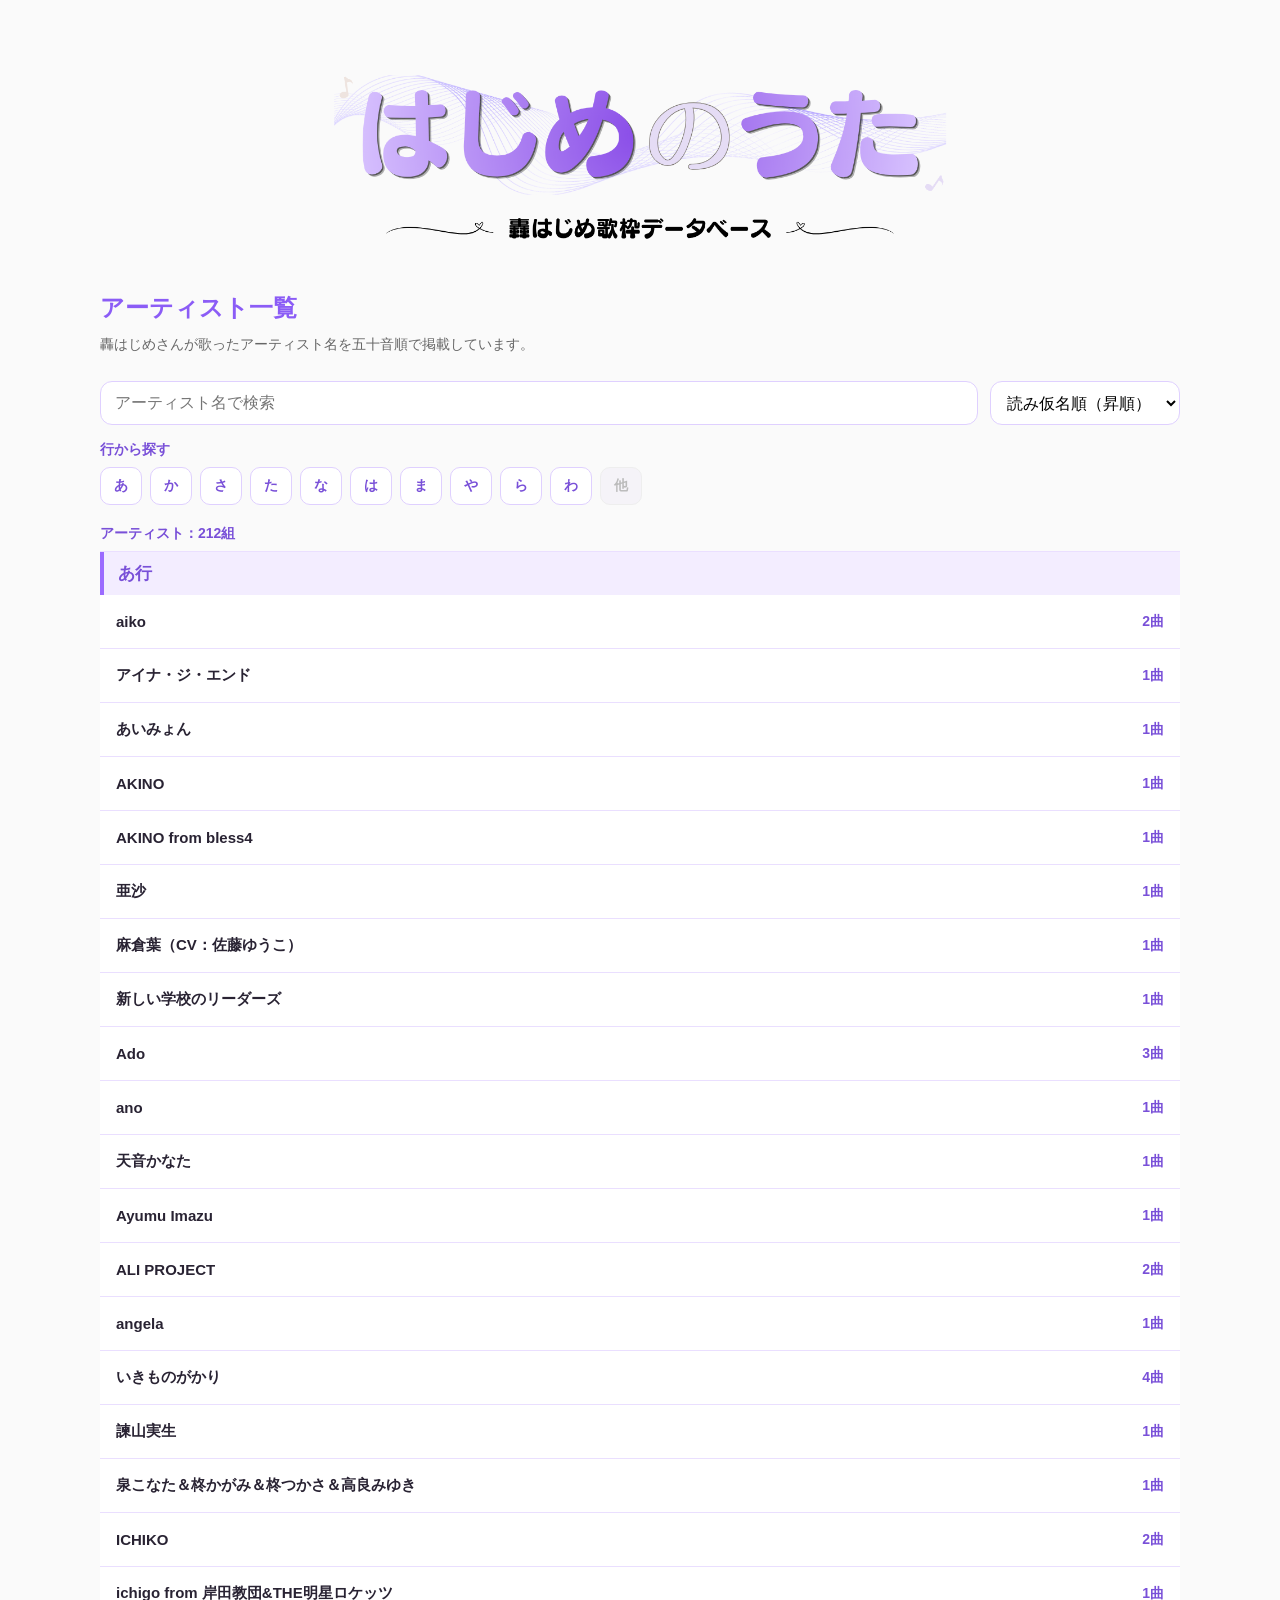
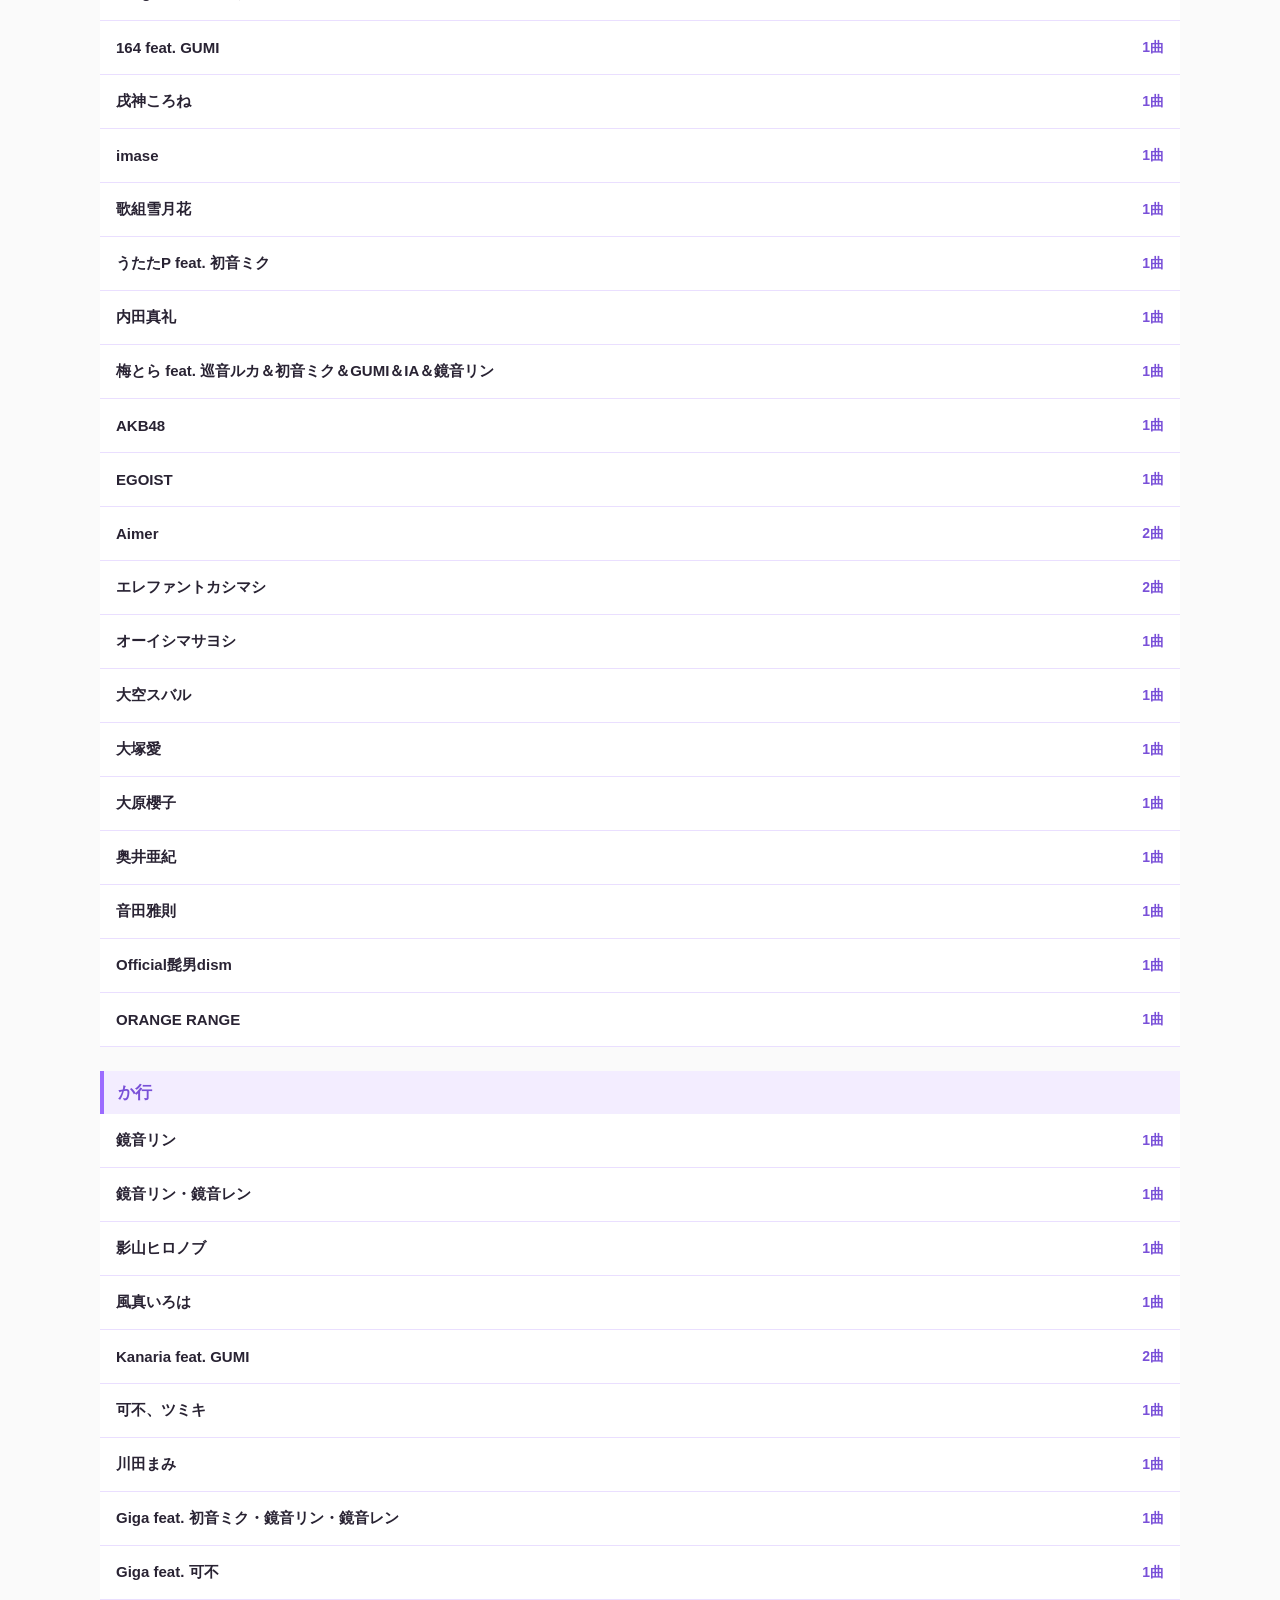
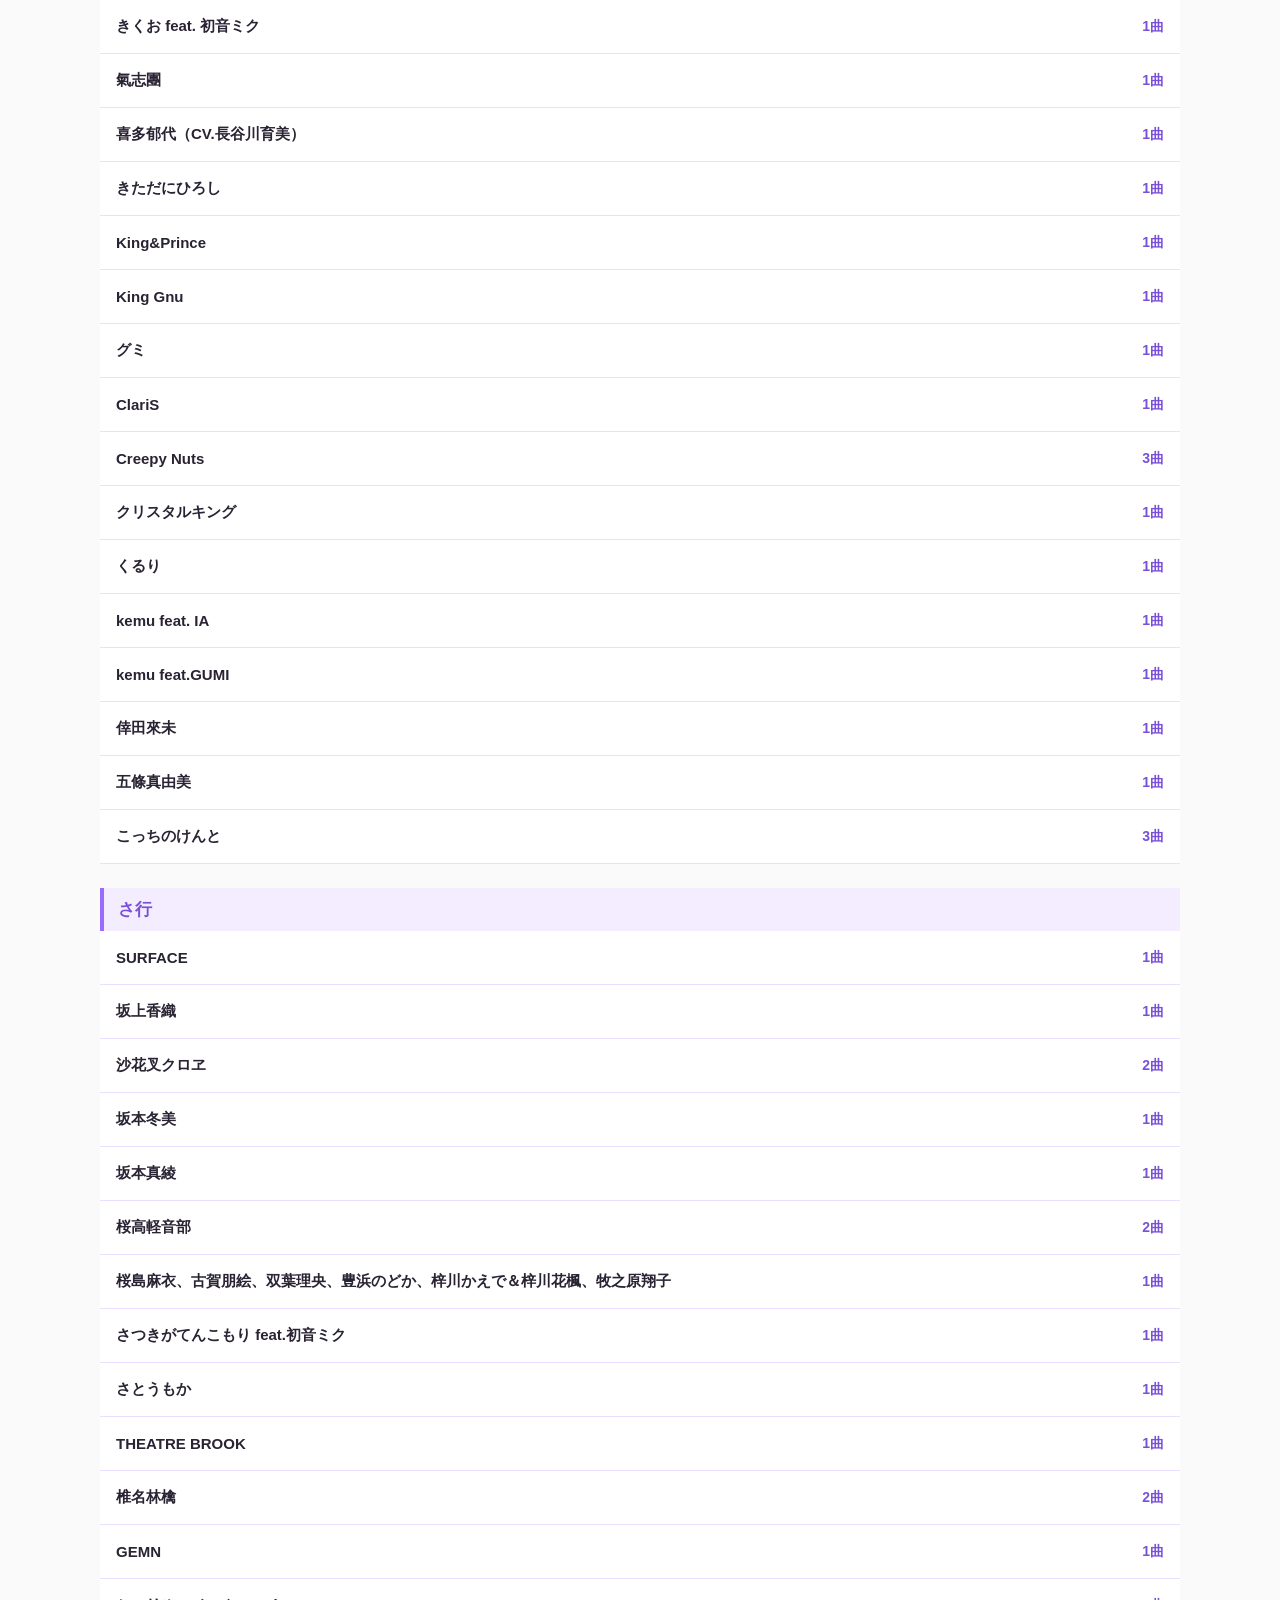
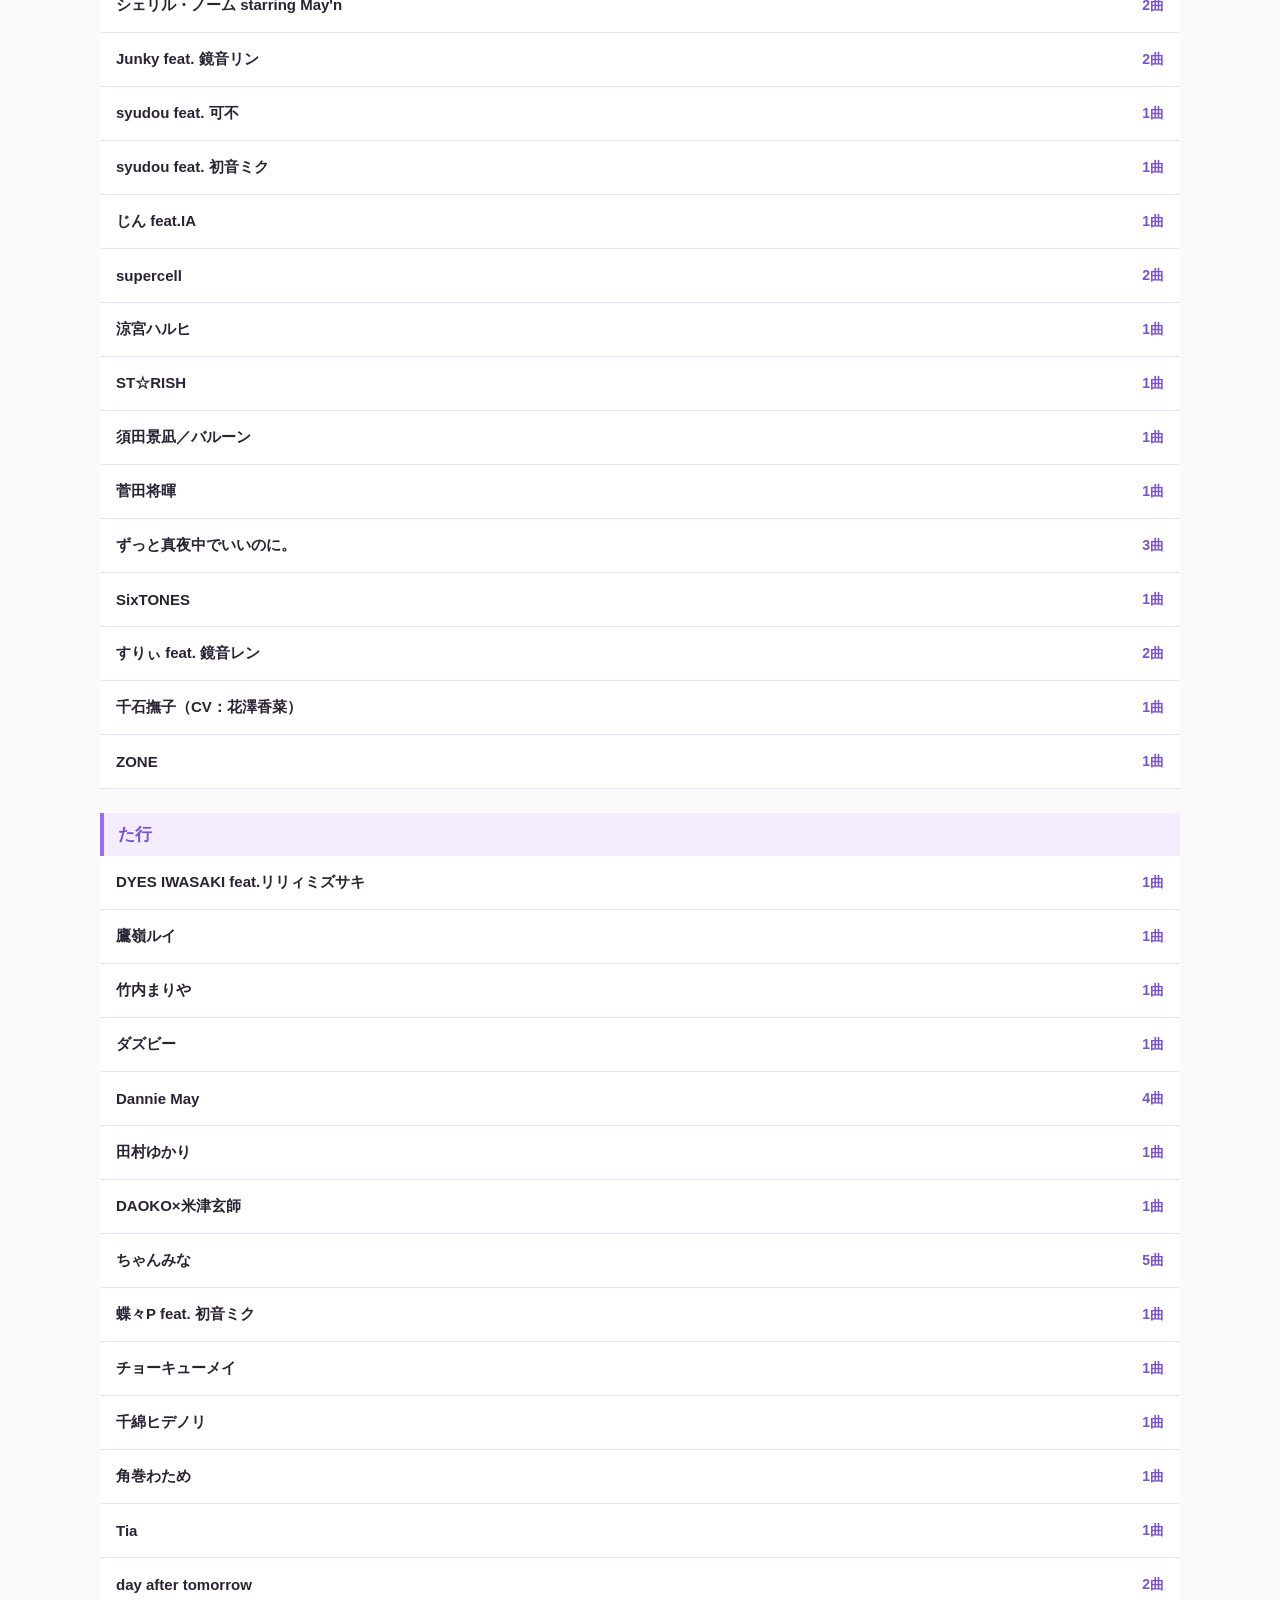
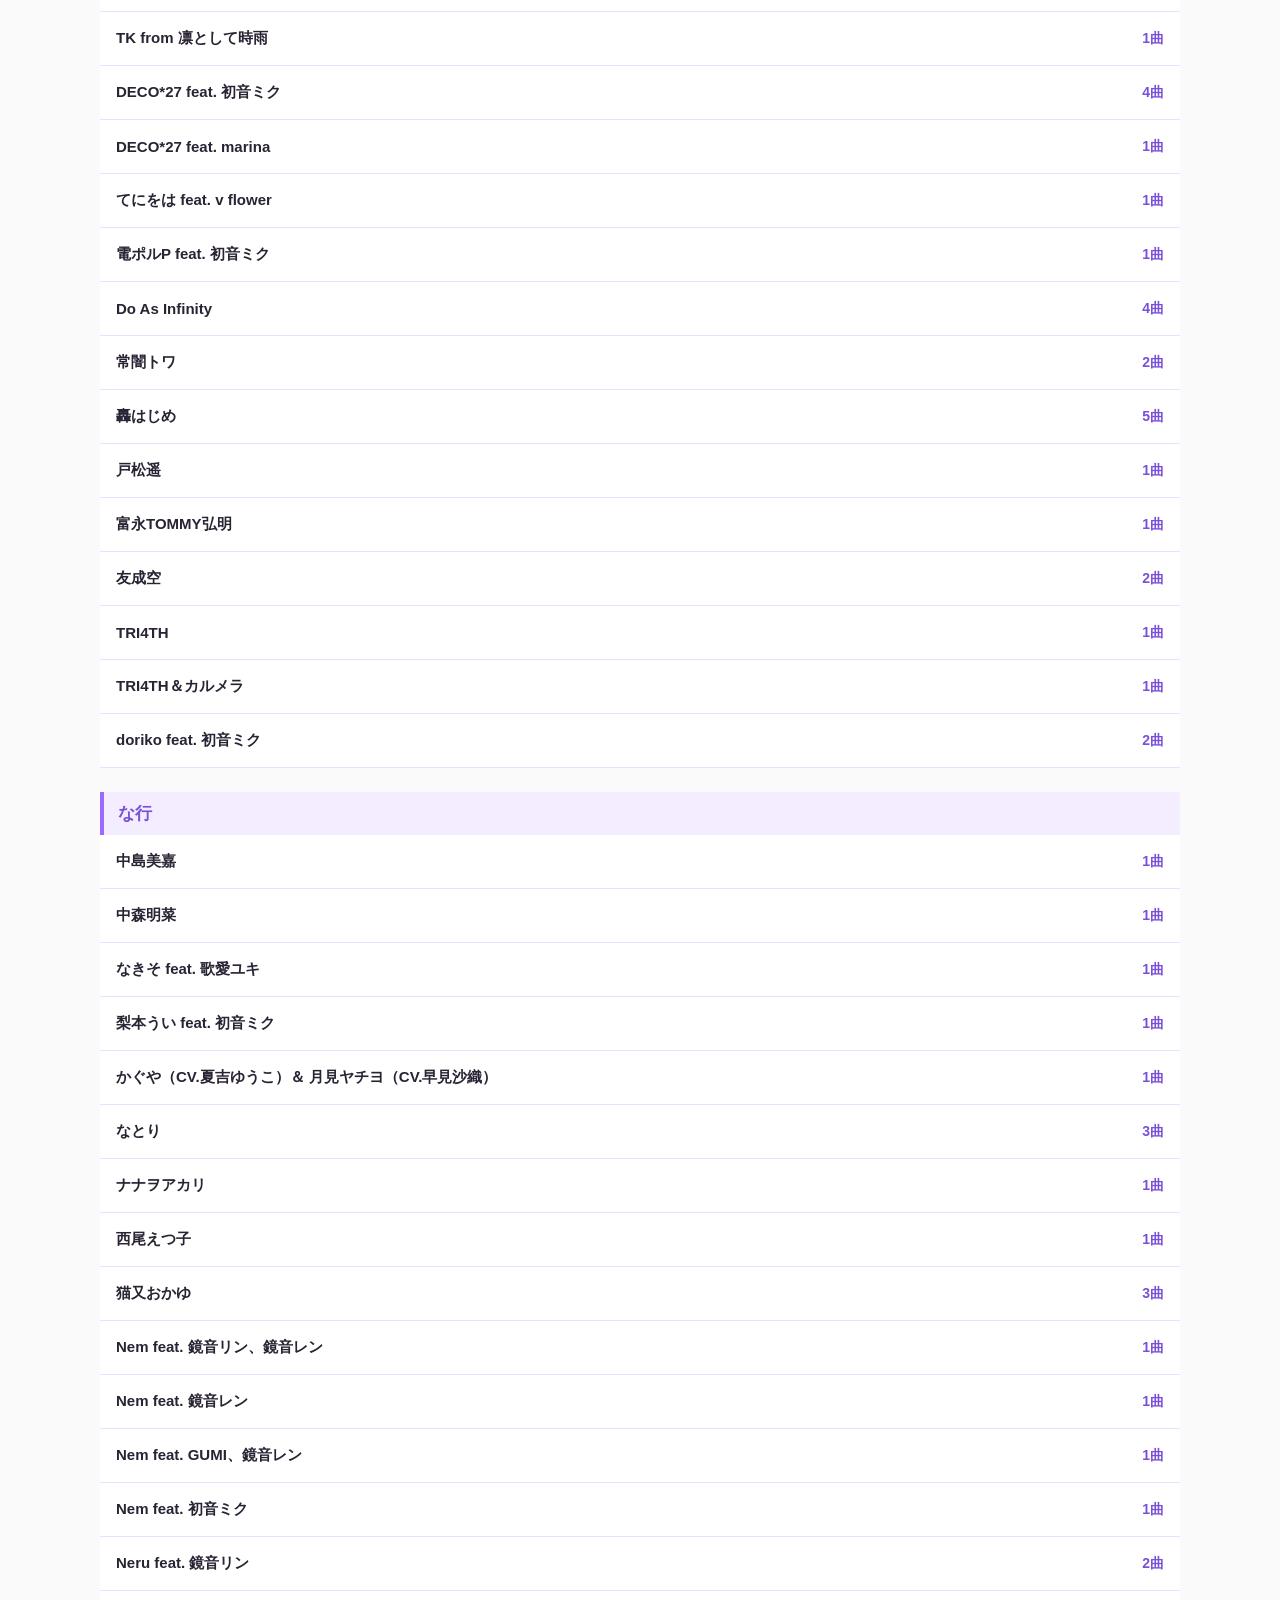
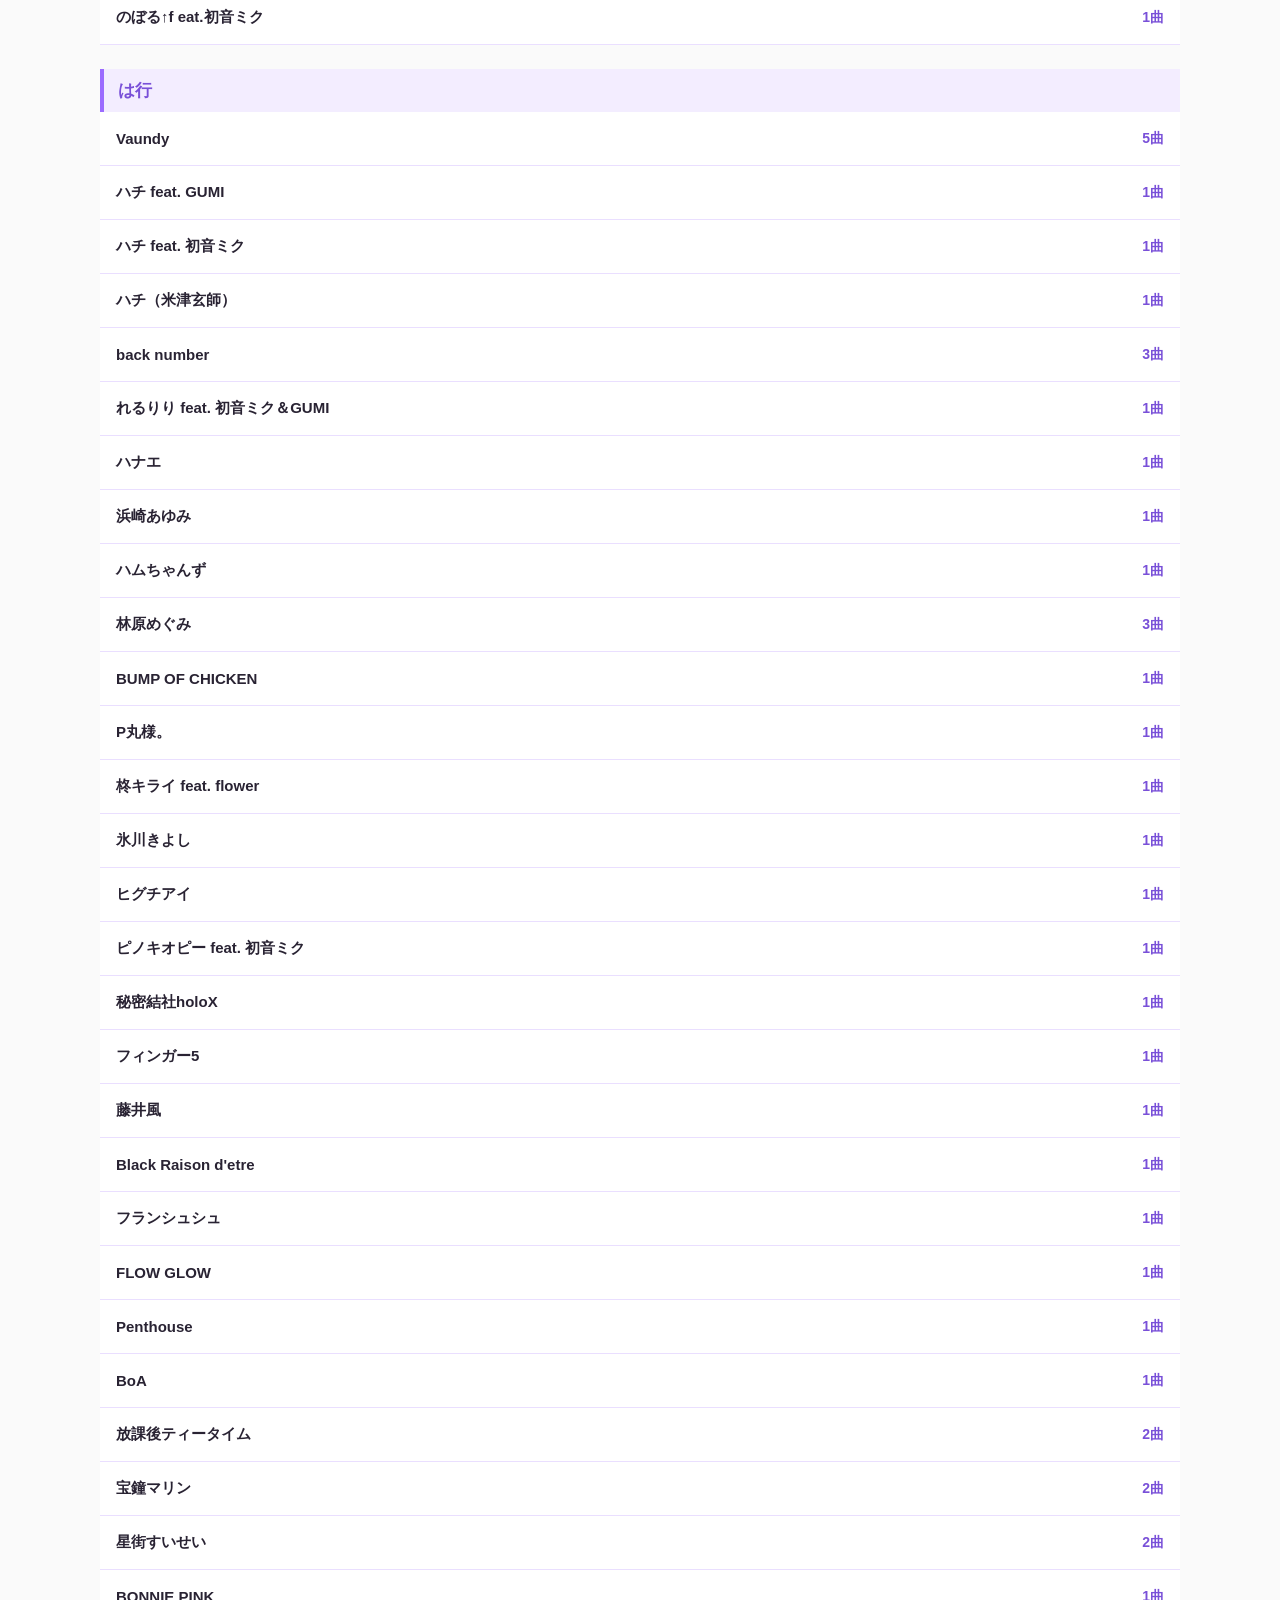
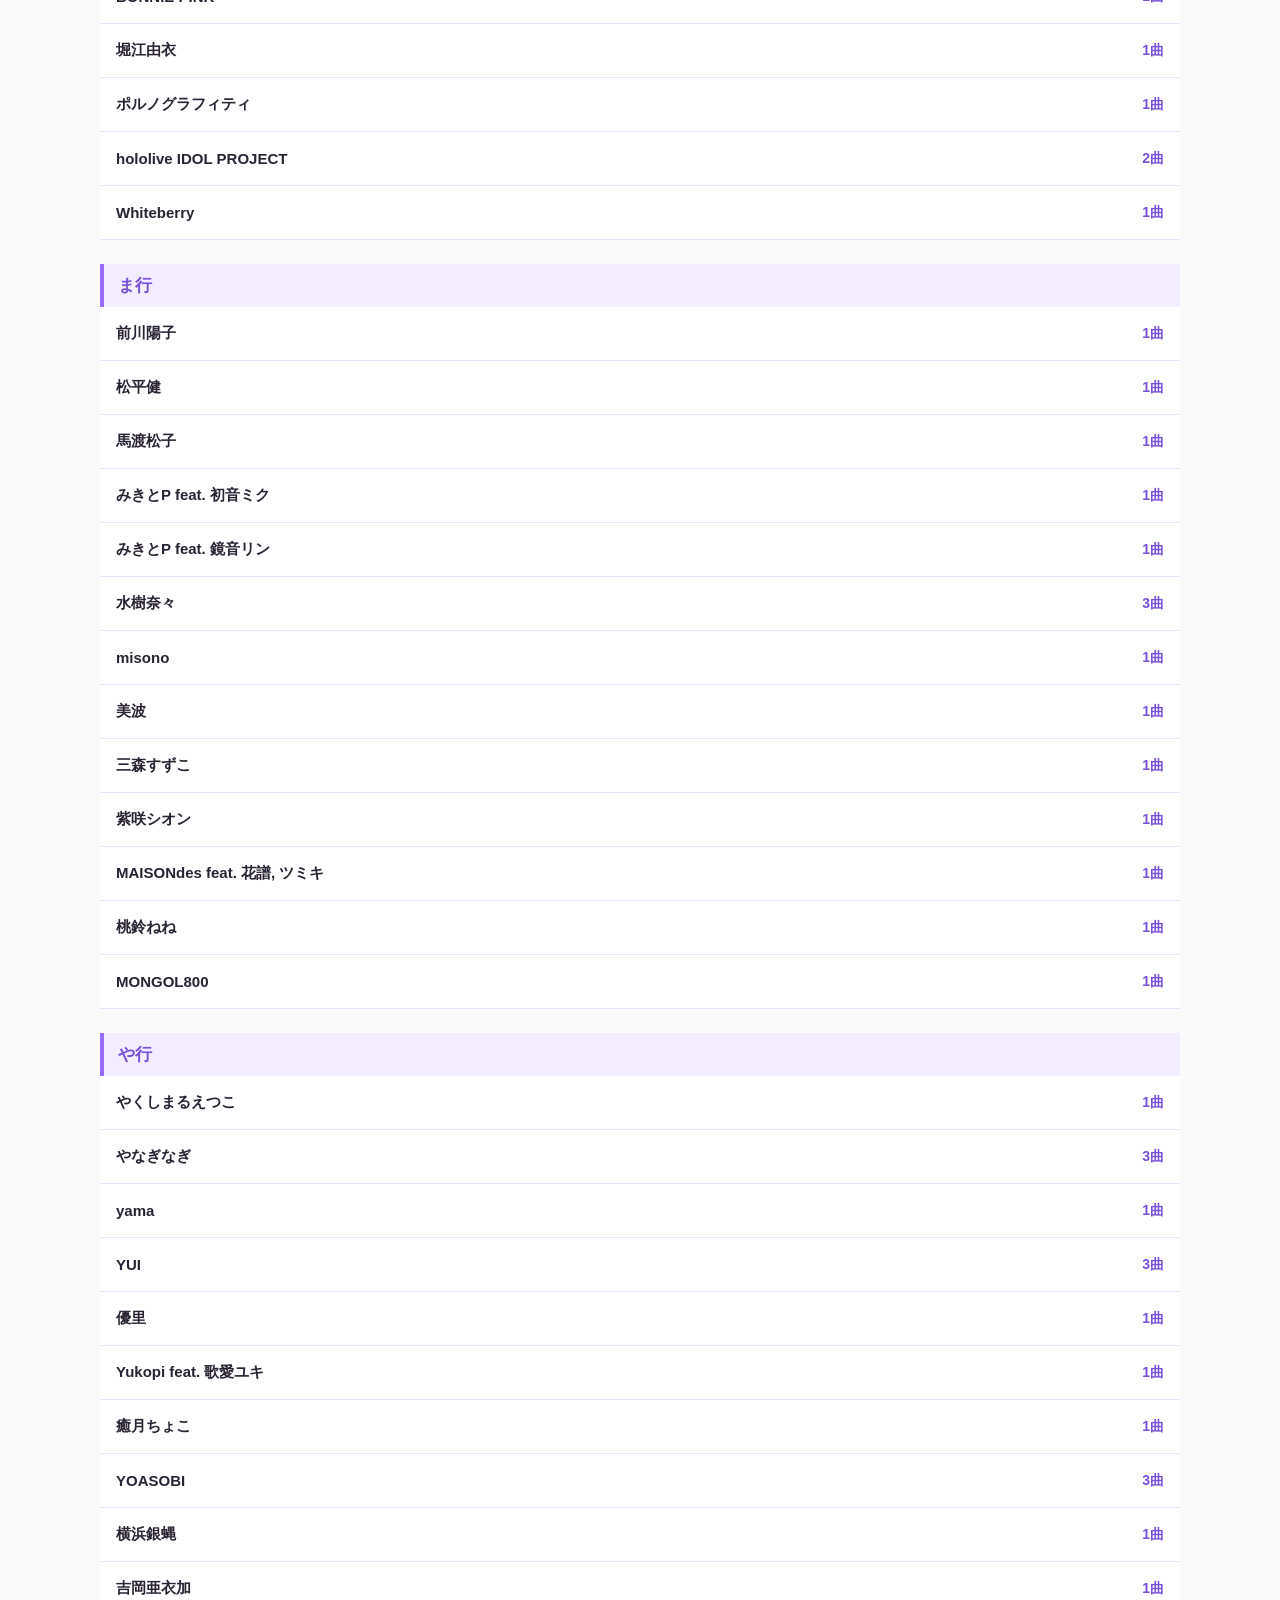
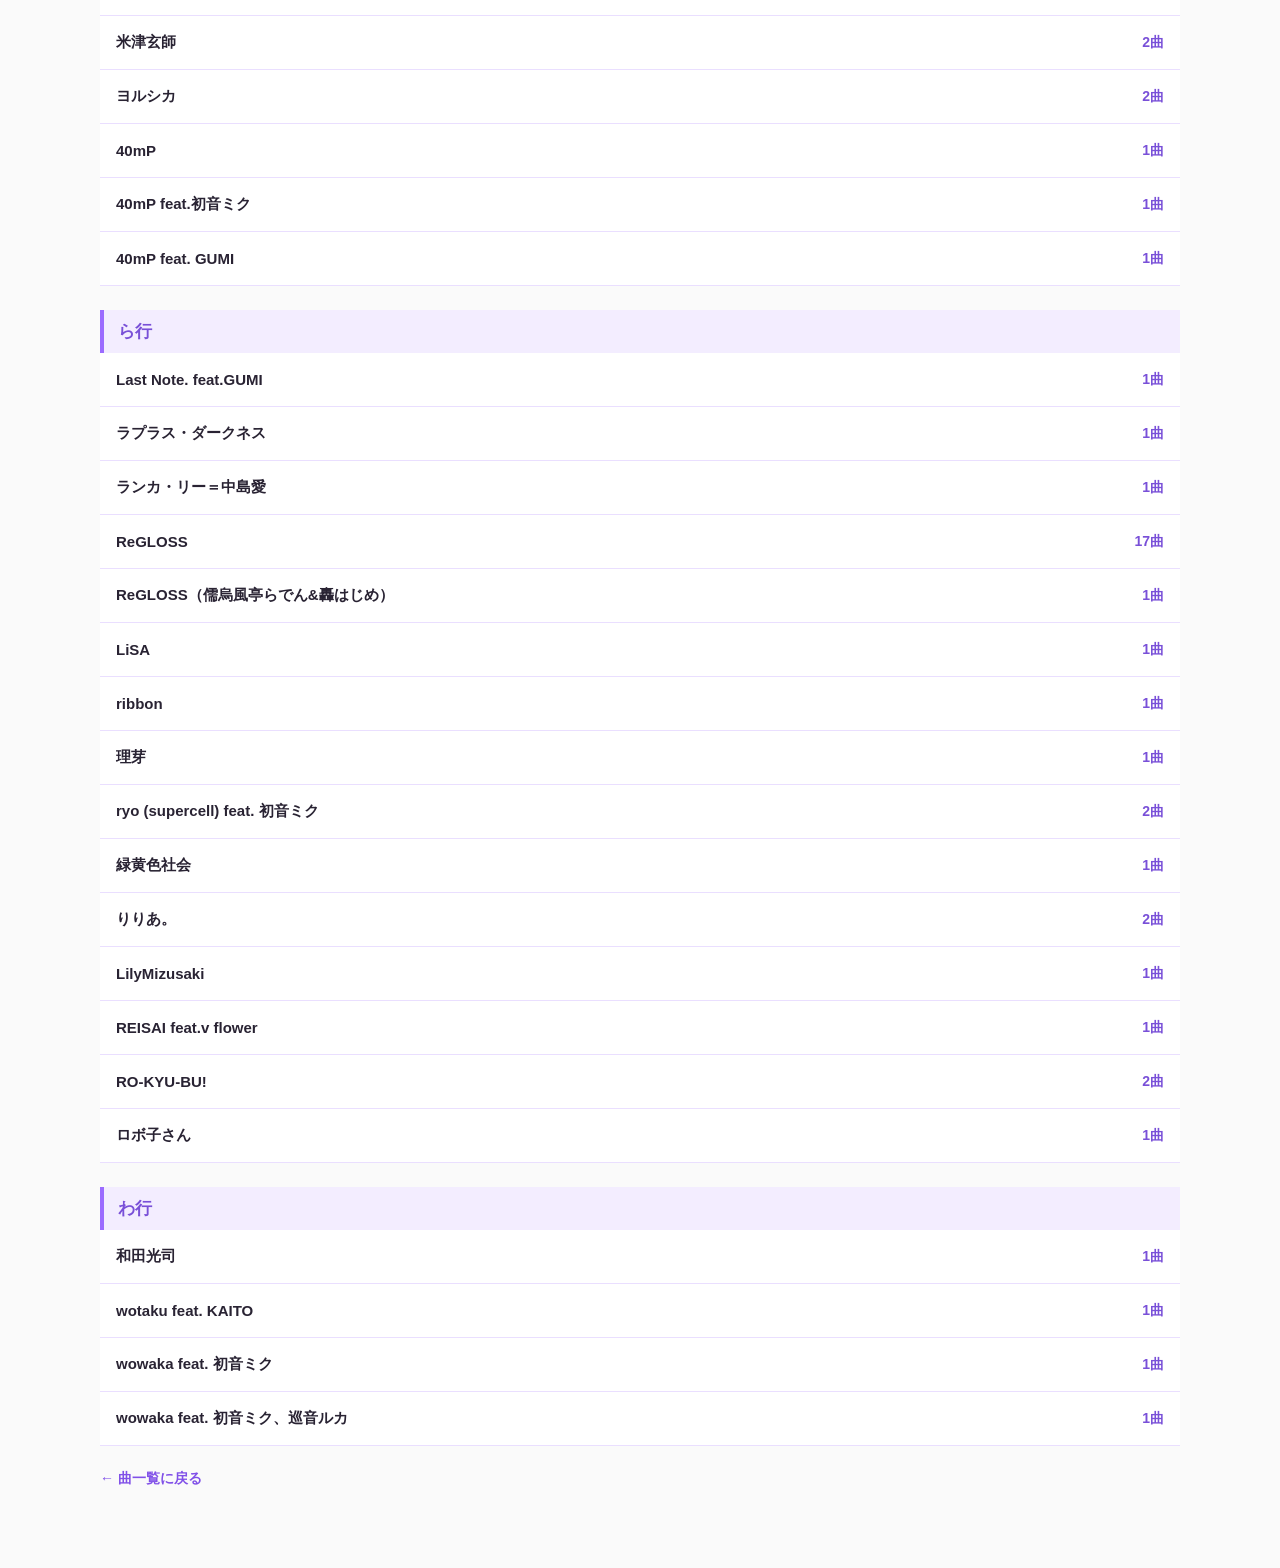
<file: artists.html>
<!DOCTYPE html>
<html lang="ja">
<head>
  <meta charset="UTF-8">
  <meta name="viewport" content="width=device-width, initial-scale=1.0">

  <title>アーティスト一覧 | はじめのうた</title>

  <meta
    name="description"
    content="轟はじめさんが歌枠で歌ったアーティストの一覧です。"
  >

  <link rel="icon" href="favicon-v1.png">
  <link rel="stylesheet" href="./style.css">

  <link rel="preconnect" href="https://fonts.googleapis.com">
  <link rel="preconnect" href="https://fonts.gstatic.com" crossorigin>

  <link
    href="https://fonts.googleapis.com/css2?family=M+PLUS+Rounded+1c:wght@400;700;800&family=Zen+Maru+Gothic:wght@400;700;900&display=swap"
    rel="stylesheet"
  >

  <style>
    /* ==============================
       アーティスト一覧ページ
    ============================== */

    .artist-page {
      max-width: 1200px;
      margin: 0 auto;
      padding: 0 20px 40px;
    }

    .artist-page h2 {
      margin: 0 0 8px;
      color: #8b5cf6;
      font-size: 24px;
      font-weight: 800;
    }

    .artist-description {
      margin: 0 0 24px;
      color: #666;
      font-size: 14px;
      line-height: 1.8;
    }


    /* ==============================
       検索・並び替え
    ============================== */

    .artist-controls {
      display: flex;
      align-items: center;
      gap: 12px;
      margin-bottom: 16px;
    }

    .artist-search {
      flex: 1;
      min-width: 0;
    }

    .artist-search input {
      width: 100%;
      min-height: 44px;
      padding: 10px 14px;
      border: 1px solid #dfd0ff;
      border-radius: 12px;
      background: #fff;
      font: inherit;
      outline: none;
      box-sizing: border-box;
    }

    .artist-search input:focus {
      border-color: #9b6bff;
      box-shadow: 0 0 0 3px #9b6bff20;
    }

    .artist-sort {
      min-height: 44px;
      max-width: 100%;
      padding: 8px 12px;
      border: 1px solid #dfd0ff;
      border-radius: 12px;
      background: #fff;
      font: inherit;
      cursor: pointer;
    }


    /* ==============================
       五十音ジャンプメニュー
    ============================== */

    .artist-jump-section {
      margin: 0 0 20px;
    }

    .artist-jump-label {
      margin: 0 0 8px;
      color: #7950d8;
      font-size: 14px;
      font-weight: 800;
    }

    .artist-jump-menu {
      display: flex;
      flex-wrap: wrap;
      gap: 8px;
    }

    .artist-jump-menu button {
      min-width: 42px;
      min-height: 38px;
      padding: 6px 12px;
      border: 1px solid #dfd0ff;
      border-radius: 10px;
      background: #fff;
      color: #7950d8;
      font: inherit;
      font-size: 14px;
      font-weight: 700;
      cursor: pointer;
      transition:
        background-color 0.2s,
        color 0.2s;
    }

    .artist-jump-menu button:hover:not(:disabled) {
      background: #8b5cf6;
      color: #fff;
    }

    .artist-jump-menu button:focus-visible {
      outline: 2px solid #8b5cf6;
      outline-offset: 2px;
    }

    .artist-jump-menu button:disabled {
      background: #f5f3f8;
      color: #bbb;
      border-color: #eee;
      cursor: not-allowed;
    }


    /* ==============================
       検索結果の件数
    ============================== */

    .artist-result-count {
      margin-bottom: 8px;
      color: #7950d8;
      font-size: 14px;
      font-weight: 700;
    }


    /* ==============================
       アーティスト一覧
    ============================== */

    .artist-list {
      border-top: 1px solid #eadfff;
    }

    .artist-row {
      display: flex;
      align-items: center;
      justify-content: space-between;
      gap: 16px;
      min-height: 54px;
      padding: 12px 16px;
      border-bottom: 1px solid #eadfff;
      background: #fff;
      box-sizing: border-box;
      transition: background-color 0.2s;
    }

    .artist-row:hover {
      background: #faf7ff;
    }

    .artist-name {
      min-width: 0;
      color: #292333;
      font-size: 15px;
      font-weight: 700;
      text-decoration: none;
      overflow-wrap: anywhere;
    }

    .artist-name:hover {
      color: #8b5cf6;
      text-decoration: underline;
    }

    .artist-song-count {
      flex-shrink: 0;
      color: #7950d8;
      font-size: 14px;
      font-weight: 700;
      white-space: nowrap;
    }


    /* ==============================
       五十音の行見出し
    ============================== */

    .artist-group-heading {
      margin: 24px 0 0;
      padding: 10px 14px;
      color: #7950d8;
      background: #f3edff;
      border-left: 4px solid #9b6bff;
      font-size: 17px;
      font-weight: 800;
      scroll-margin-top: 20px;
    }

    .artist-group-heading:first-child {
      margin-top: 0;
    }


    /* ==============================
       該当するアーティストがない場合
    ============================== */

    .artist-empty {
      padding: 40px 12px;
      color: #777;
      text-align: center;
    }


    /* ==============================
       曲一覧に戻るリンク
    ============================== */

    .artist-back {
      display: inline-block;
      margin-top: 24px;
      color: #8050e8;
      font-size: 14px;
      font-weight: 700;
      text-decoration: none;
    }

    .artist-back:hover {
      text-decoration: underline;
    }


    /* ==============================
       スマートフォン対応
    ============================== */

    @media (max-width: 560px) {

      .artist-page {
        padding: 0 14px 30px;
      }

      .artist-page h2 {
        font-size: 21px;
      }

      .artist-controls {
        align-items: stretch;
        flex-direction: column;
      }

      .artist-sort {
        width: 100%;
      }

      .artist-jump-menu {
        gap: 6px;
      }

      .artist-jump-menu button {
        min-width: 38px;
        min-height: 36px;
        padding: 6px 10px;
      }

      .artist-row {
        padding: 12px 10px;
      }

      .artist-name {
        font-size: 14px;
      }

      .artist-song-count {
        font-size: 13px;
      }
    }

  </style>
</head>

<body>

  <!-- ==============================
       サイトロゴ
  ============================== -->

  <div class="page-title">
    <a href="/" class="title-content">

      <h1>
        <picture>
          <source
            media="(max-width: 768px)"
            srcset="logo-mobile.png"
          >

          <img
            src="logo.png"
            alt="はじめのうた"
            class="site-logo"
          >
        </picture>
      </h1>

      <p class="logo-description">
        轟はじめ歌枠データベース
      </p>

    </a>
  </div>


  <!-- ==============================
       アーティスト一覧
  ============================== -->

  <main class="artist-page">

    <h2>アーティスト一覧</h2>
      <p class="artist-description">
       轟はじめさんが歌ったアーティスト名を五十音順で掲載しています。
      </p>

    <!-- 検索・並び替え -->

    <div class="artist-controls">

      <div class="artist-search">

        <input
          type="text"
          id="artist-search"
          placeholder="アーティスト名で検索"
          autocomplete="off"
        >

      </div>

      <select
        id="artist-sort"
        class="artist-sort"
        aria-label="アーティストの並び替え"
      >

        <option value="reading-asc">
          読み仮名順（昇順）
        </option>

        <option value="reading-desc">
          読み仮名順（降順）
        </option>

        <option value="count-asc">
          曲数が少ない順
        </option>

        <option value="count-desc">
          曲数が多い順
        </option>

      </select>

    </div>


    <!-- 五十音ジャンプメニュー -->

    <div class="artist-jump-section">

      <p class="artist-jump-label">
        行から探す
      </p>

      <div
        id="artist-jump-menu"
        class="artist-jump-menu"
        aria-label="五十音の行へ移動"
      >

        <button type="button" data-group="あ行">あ</button>

        <button type="button" data-group="か行">か</button>

        <button type="button" data-group="さ行">さ</button>

        <button type="button" data-group="た行">た</button>

        <button type="button" data-group="な行">な</button>

        <button type="button" data-group="は行">は</button>

        <button type="button" data-group="ま行">ま</button>

        <button type="button" data-group="や行">や</button>

        <button type="button" data-group="ら行">ら</button>

        <button type="button" data-group="わ行">わ</button>

        <button type="button" data-group="その他">他</button>

      </div>

    </div>


    <!-- 検索結果の件数 -->

    <div
      id="artist-result-count"
      class="artist-result-count"
      aria-live="polite"
    >
      読み込み中...
    </div>


    <!-- アーティスト一覧の表示先 -->

    <div
      id="artist-list"
      class="artist-list"
      aria-live="polite"
    ></div>


    <!-- 曲一覧に戻る -->

    <a href="/" class="artist-back">
      ← 曲一覧に戻る
    </a>

  <button
   id="back-to-top"
   class="back-to-top"
   type="button"
   aria-label="ページ上部へ戻る"
  >
  ↑
  </button>

  </main>


  <!-- ==============================
       JavaScript
  ============================== -->

  <script>

    /* ==============================
       DOM要素
    ============================== */

    const artistSearch = document.getElementById("artist-search");

    const artistSort = document.getElementById("artist-sort");

    const artistList = document.getElementById("artist-list");

    const artistResultCount = document.getElementById(
      "artist-result-count"
    );

    const artistJumpMenu = document.getElementById(
      "artist-jump-menu"
    );


    /* ==============================
       アーティストデータ
    ============================== */

    let artists = [];


    /* ==============================
       五十音の行を定義
    ============================== */

    const groupNames = [

      {
        name: "あ行",
        chars: "あいうえお"
      },

      {
        name: "か行",
        chars: "かきくけこがぎぐげご"
      },

      {
        name: "さ行",
        chars: "さしすせそざじずぜぞ"
      },

      {
        name: "た行",
        chars: "たちつてとだぢづでど"
      },

      {
        name: "な行",
        chars: "なにぬねの"
      },

      {
        name: "は行",
        chars: "はひふへほばびぶべぼぱぴぷぺぽ"
      },

      {
        name: "ま行",
        chars: "まみむめも"
      },

      {
        name: "や行",
        chars: "やゆよ"
      },

      {
        name: "ら行",
        chars: "らりるれろ"
      },

      {
        name: "わ行",
        chars: "わをん"
      }

    ];


    /* ==============================
       読み仮名から行を判定
    ============================== */

    function getArtistGroup(reading) {

      const firstChar = reading.trim().charAt(0);

      for (const group of groupNames) {

        if (group.chars.includes(firstChar)) {
          return group.name;
        }

      }

      return "その他";
    }


    /* ==============================
       アーティスト情報を読み込む
    ============================== */

    async function loadArtists() {

      try {

        const response = await fetch("./songs.json");

        if (!response.ok) {

          throw new Error(
            "歌唱データを読み込めませんでした。"
          );

        }

        const songs = await response.json();

        // アーティストごとに情報を集計
        const artistMap = new Map();


        songs.forEach(song => {

          const artist = song.artist?.trim();

          const reading = song.artist_reading?.trim();

          // アーティスト名がないデータは除外
          if (!artist) return;


          // 初めて登場したアーティストを登録
          if (!artistMap.has(artist)) {

            artistMap.set(artist, {

              name: artist,

              reading: reading || artist,

              songIds: new Set()

            });

          }


          const artistData = artistMap.get(artist);


          // 登録されている読み仮名を使用
          if (reading) {

            artistData.reading = reading;

          }


          // 同じ曲を複数回歌っていても1曲として集計
          if (song.song_id) {

            artistData.songIds.add(song.song_id);

          } else {

            // song_idがない場合は曲名を使用
            artistData.songIds.add(
              song.song_title || song.sing_id
            );

          }

        });


        // 表示用の配列に変換
        artists = Array.from(artistMap.values()).map(artist => ({

          name: artist.name,

          reading: artist.reading,

          count: artist.songIds.size

        }));


        // 一覧を表示
        renderArtists();


      } catch (error) {

        console.error(error);

        artistResultCount.textContent = "";

        artistList.replaceChildren();


        const message = document.createElement("p");

        message.className = "artist-empty";

        message.textContent =
          "アーティスト一覧を読み込めませんでした。";


        artistList.appendChild(message);

        // 読み込み失敗時はジャンプボタンを無効化
        updateArtistJumpMenu();

      }

    }


    /* ==============================
       アーティスト一覧を描画
    ============================== */

    function renderArtists() {

      // 検索キーワード
      const keyword = artistSearch.value
        .trim()
        .toLocaleLowerCase();


      // 並び替え方法
      const sortOrder = artistSort.value;


      // アーティスト名・読み仮名で検索
      const filteredArtists = artists.filter(artist => {

        return (

          artist.name.toLocaleLowerCase().includes(keyword) ||

          artist.reading.toLocaleLowerCase().includes(keyword)

        );

      });


      // 並び替え
      filteredArtists.sort((a, b) => {

        // 曲数が少ない順・多い順
        if (

          sortOrder === "count-asc" ||

          sortOrder === "count-desc"

        ) {

          const difference = a.count - b.count;


          if (difference !== 0) {

            return sortOrder === "count-asc"

              ? difference

              : -difference;

          }

        }


        // 読み仮名順（降順）
        if (sortOrder === "reading-desc") {

          return b.reading.localeCompare(
            a.reading,
            "ja"
          );

        }


        // 読み仮名順（昇順）
        return a.reading.localeCompare(
          b.reading,
          "ja"
        );

      });


      // 検索結果件数
      artistResultCount.textContent =
        `アーティスト：${filteredArtists.length}組`;


      // 一覧をクリア
      artistList.replaceChildren();


      // 該当するアーティストがいない場合
      if (filteredArtists.length === 0) {

        const message = document.createElement("p");

        message.className = "artist-empty";

        message.textContent =
          "該当するアーティストが見つかりません。";


        artistList.appendChild(message);


        // ジャンプボタンを更新
        updateArtistJumpMenu();

        return;

      }


      // 現在表示している行
      let currentGroup = "";


      // アーティスト一覧を生成
      filteredArtists.forEach(artist => {

        // 読み仮名から行を判定
        const group = getArtistGroup(artist.reading);


        // 行が切り替わったら見出しを追加
        if (group !== currentGroup) {

          const heading = document.createElement("h3");

          heading.className = "artist-group-heading";

          heading.textContent = group;


          // 同じ行が複数回登場する場合も、
          // 最初の見出しをジャンプ先にする
          if (

            !artistList.querySelector(

              `[data-group-heading="${group}"]`

            )

          ) {

            heading.dataset.groupHeading = group;

          }


          artistList.appendChild(heading);

          currentGroup = group;

        }


        // アーティストの行
        const row = document.createElement("div");

        row.className = "artist-row";


        // アーティスト名
        const link = document.createElement("a");

        link.className = "artist-name";

        link.textContent = artist.name;


        // 次のステップで既存の曲一覧との連携を実装する
        link.href =
          `/?artist=${encodeURIComponent(artist.name)}`;


        // 曲数
        const count = document.createElement("span");

        count.className = "artist-song-count";

        count.textContent = `${artist.count}曲`;


        // 行に追加
        row.append(link, count);

        artistList.appendChild(row);

      });


      // ジャンプメニューの状態を更新
      updateArtistJumpMenu();

    }


    /* ==============================
       ジャンプメニューの状態を更新
    ============================== */

    function updateArtistJumpMenu() {

      // 現在表示されている見出しを取得
      const headings = new Set(

        Array.from(

          artistList.querySelectorAll(
            "[data-group-heading]"
          )

        ).map(heading => {

          return heading.dataset.groupHeading;

        })

      );


      // 該当する行がないボタンを無効化
      artistJumpMenu
        .querySelectorAll("button[data-group]")
        .forEach(button => {

          button.disabled = !headings.has(
            button.dataset.group
          );

        });

    }


    /* ==============================
       ジャンプメニューのクリック処理
    ============================== */

    artistJumpMenu.addEventListener("click", event => {

      // クリックされたボタンを取得
      const button = event.target.closest(
        "button[data-group]"
      );


      // ボタン以外、または無効なボタンなら終了
      if (!button || button.disabled) return;


      // 移動先の行
      const group = button.dataset.group;


      // 該当する見出しを探す
      const heading = Array.from(

        artistList.querySelectorAll(
          "[data-group-heading]"
        )

      ).find(element => {

        return element.dataset.groupHeading === group;

      });


      // 見出しがなければ終了
      if (!heading) return;


      // スムーズにスクロール
      heading.scrollIntoView({

        behavior: "smooth",

        block: "start"

      });

    });


    /* ==============================
       検索・並び替えのイベント
    ============================== */

    artistSearch.addEventListener(
      "input",
      renderArtists
    );


    artistSort.addEventListener(
      "change",
      renderArtists
    );


    /* ==============================
       初期表示
    ============================== */

    loadArtists();

// 上に戻るボタン
const backToTopButton = document.getElementById("back-to-top");

// スクロール位置に応じてボタンを表示・非表示
window.addEventListener("scroll", () => {
  if (window.scrollY > 300) {
    backToTopButton.classList.add("show");
  } else {
    backToTopButton.classList.remove("show");
  }
});

// クリックするとページ上部へ戻る
backToTopButton.addEventListener("click", () => {
  window.scrollTo({
    top: 0,
    behavior: "smooth"
  });
});
  </script>

</body>
</html>
</file>
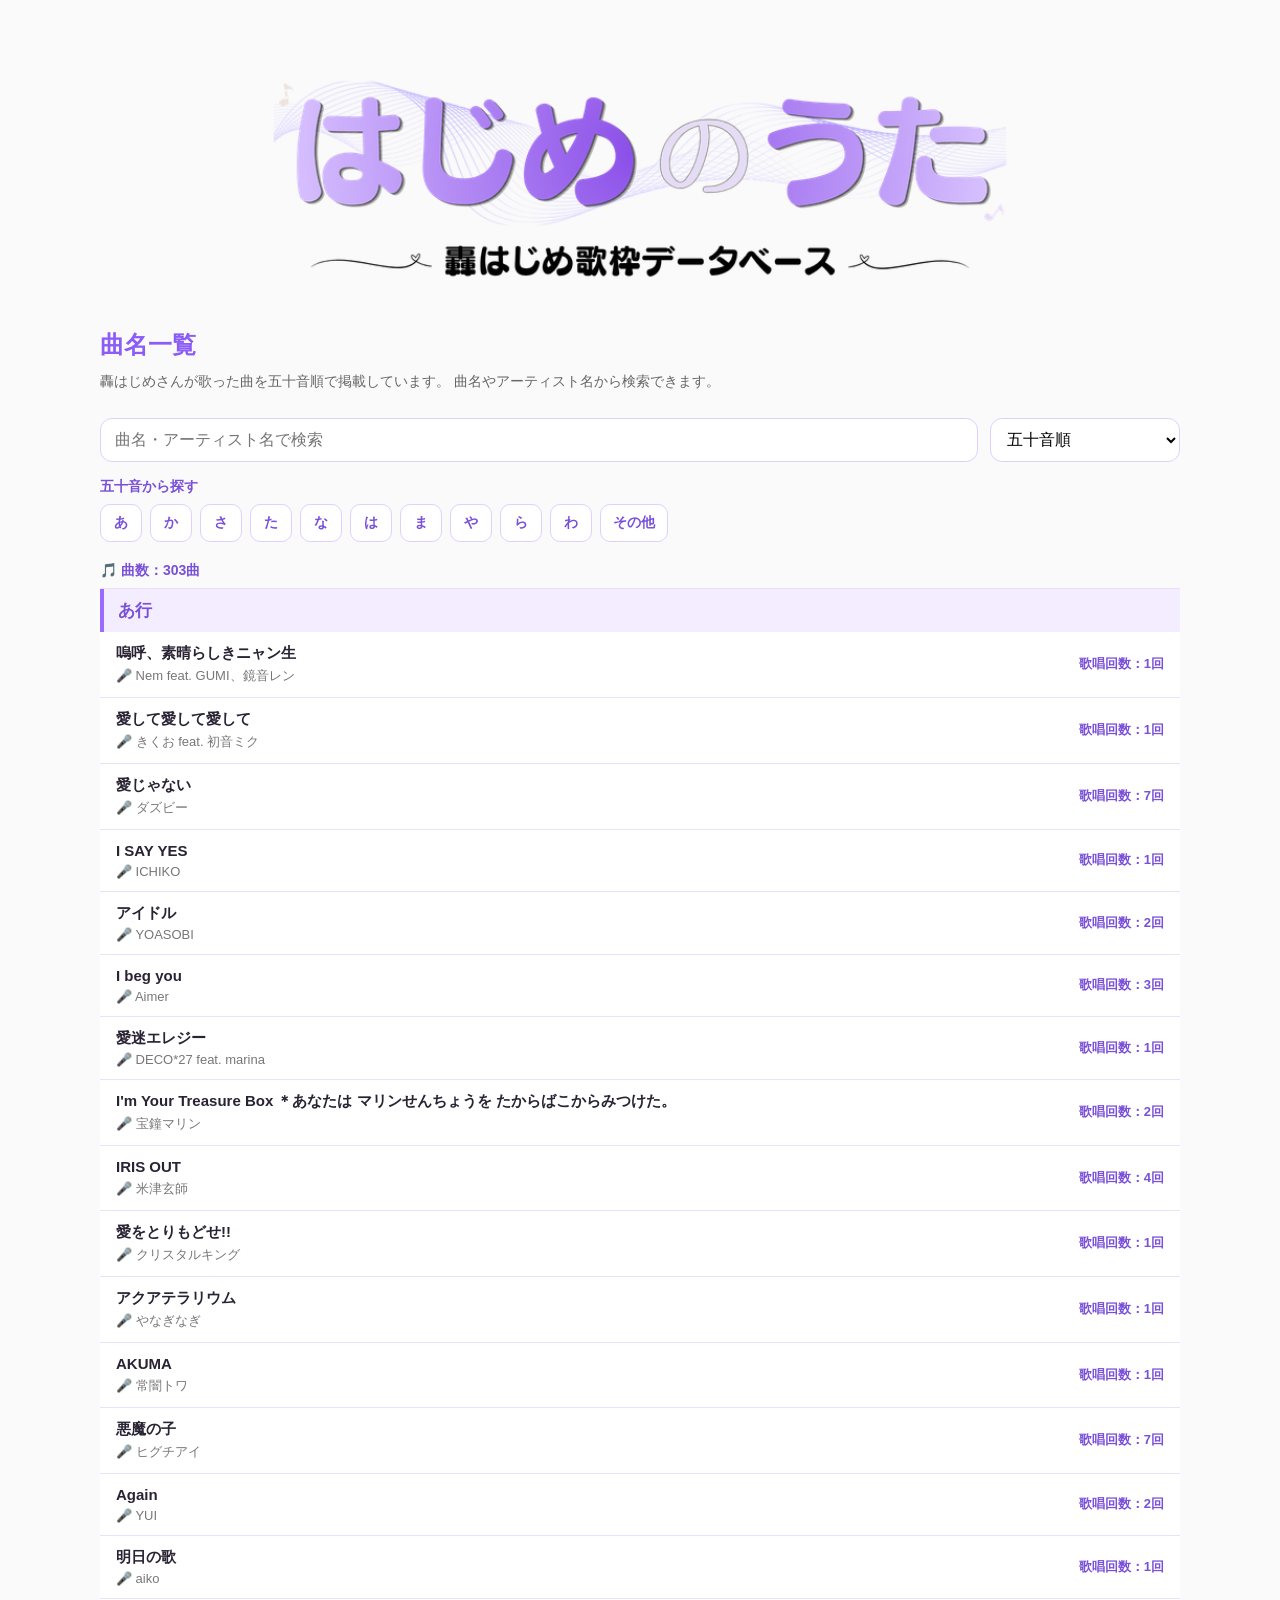
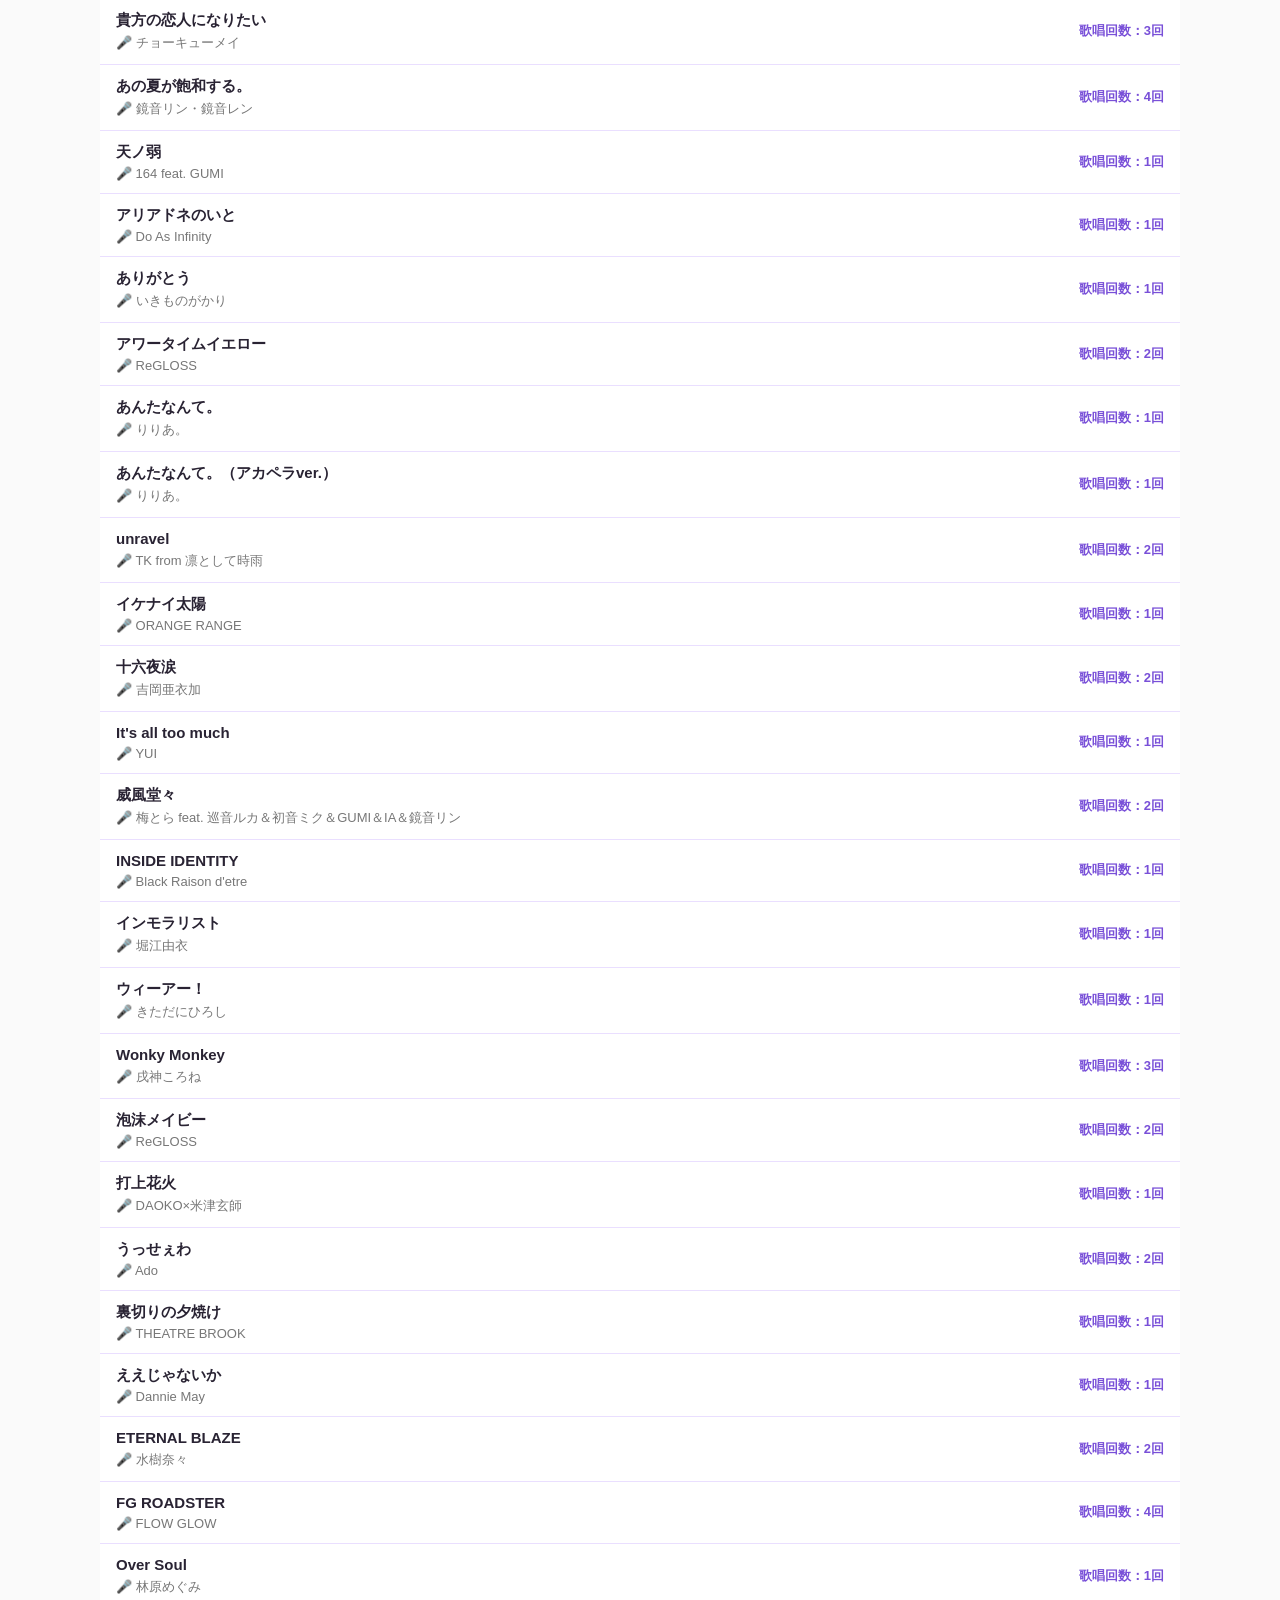
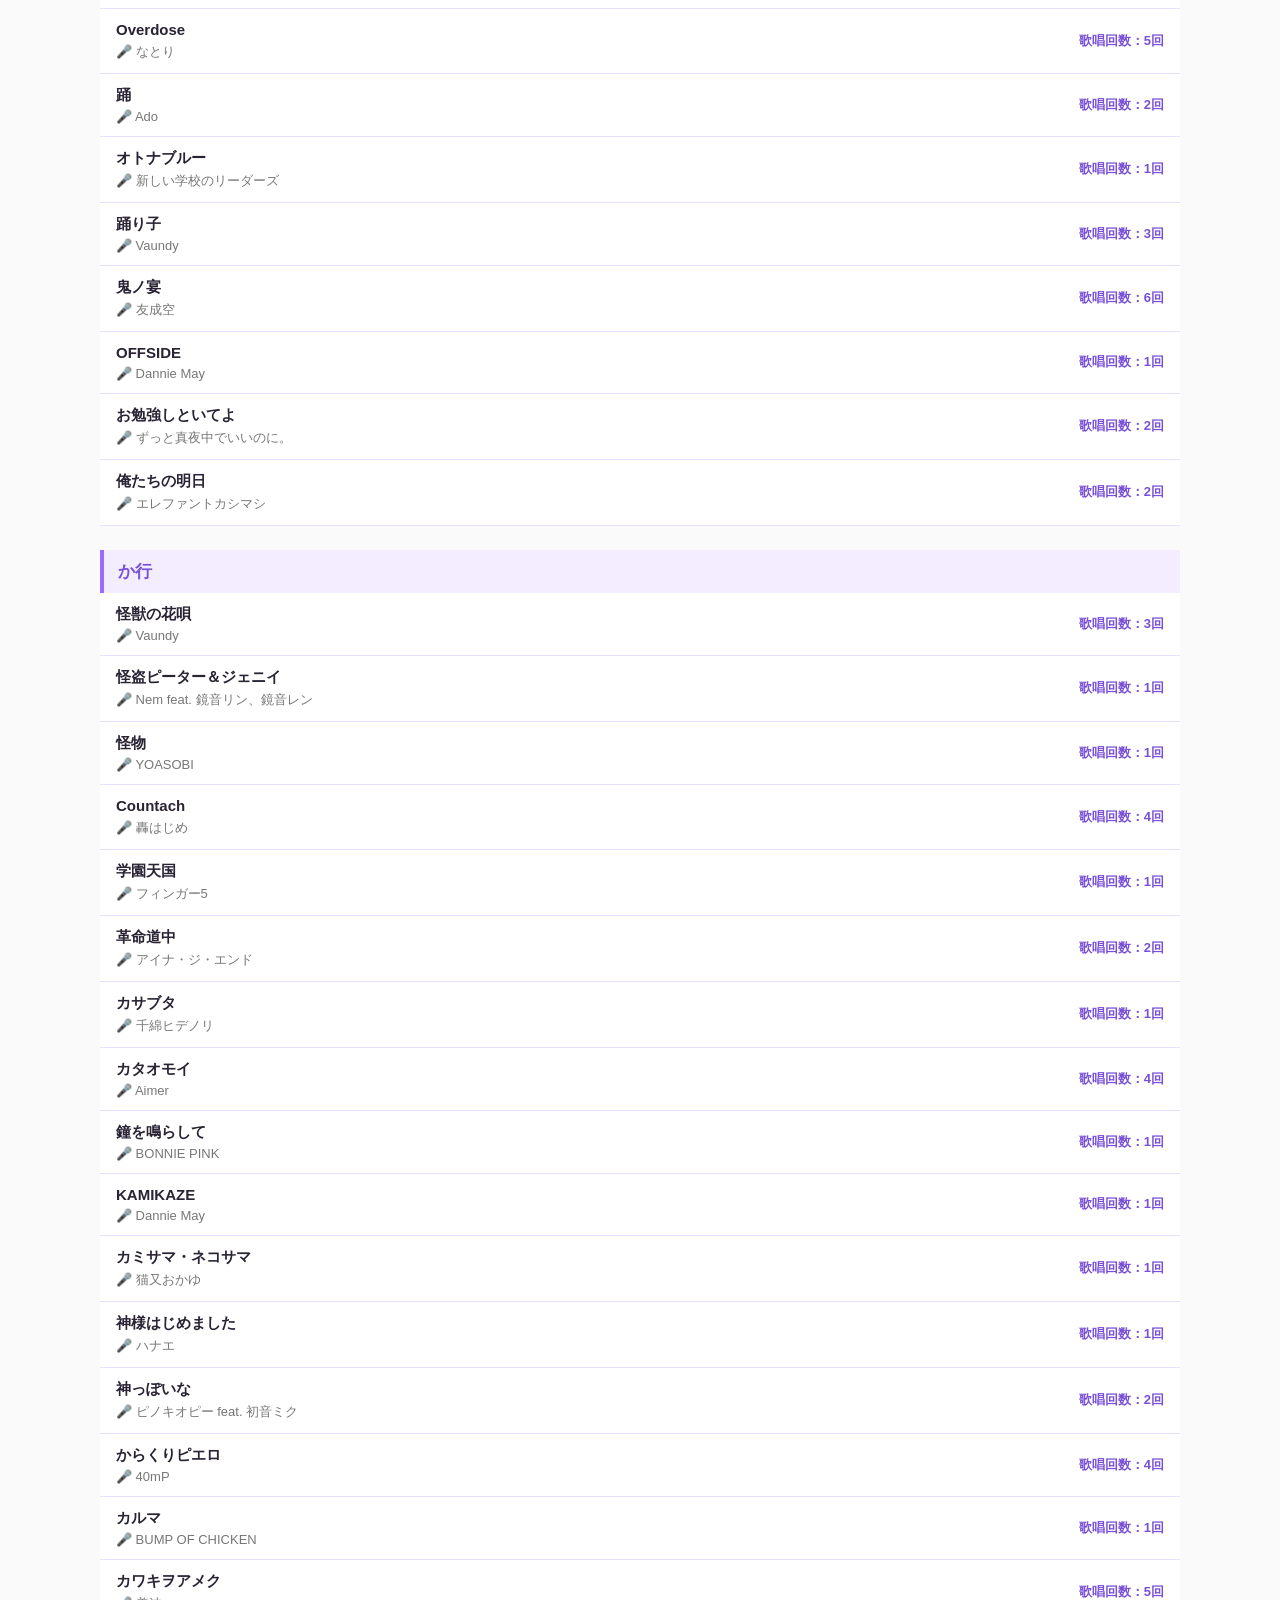
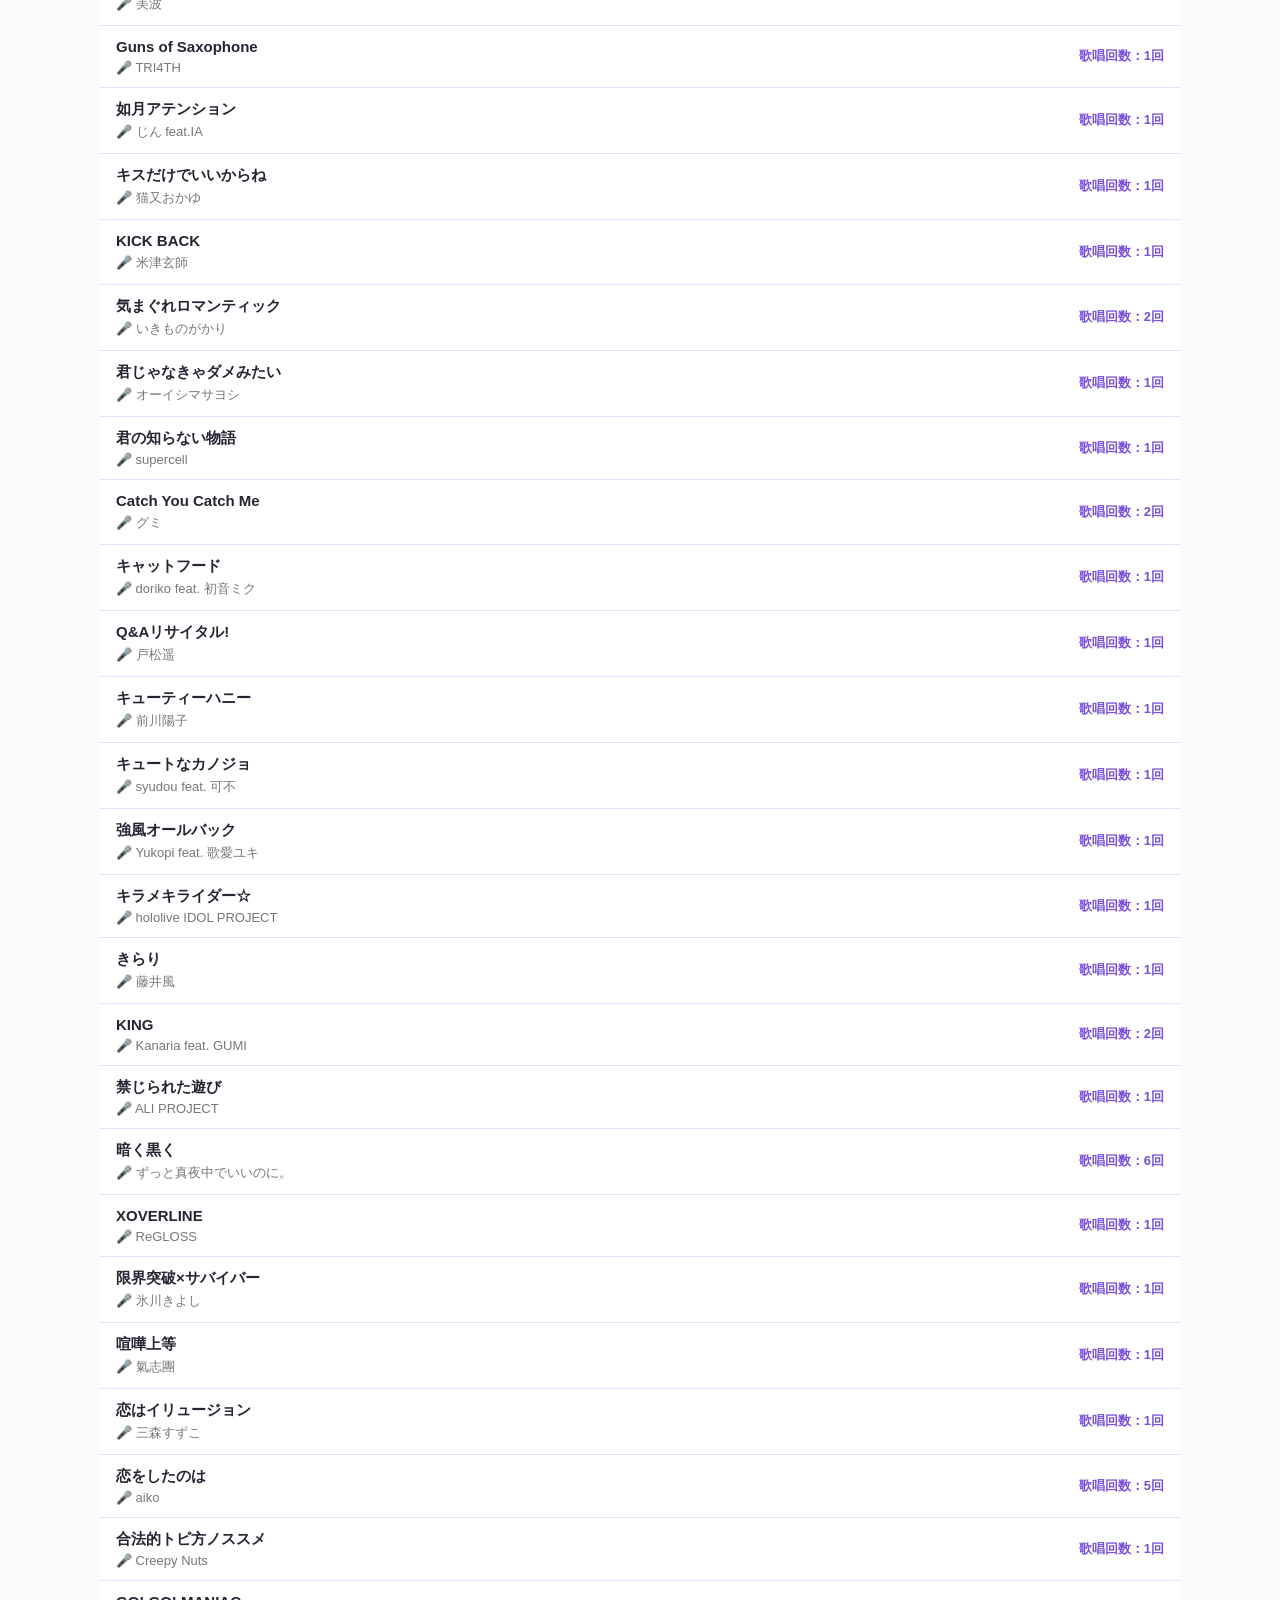
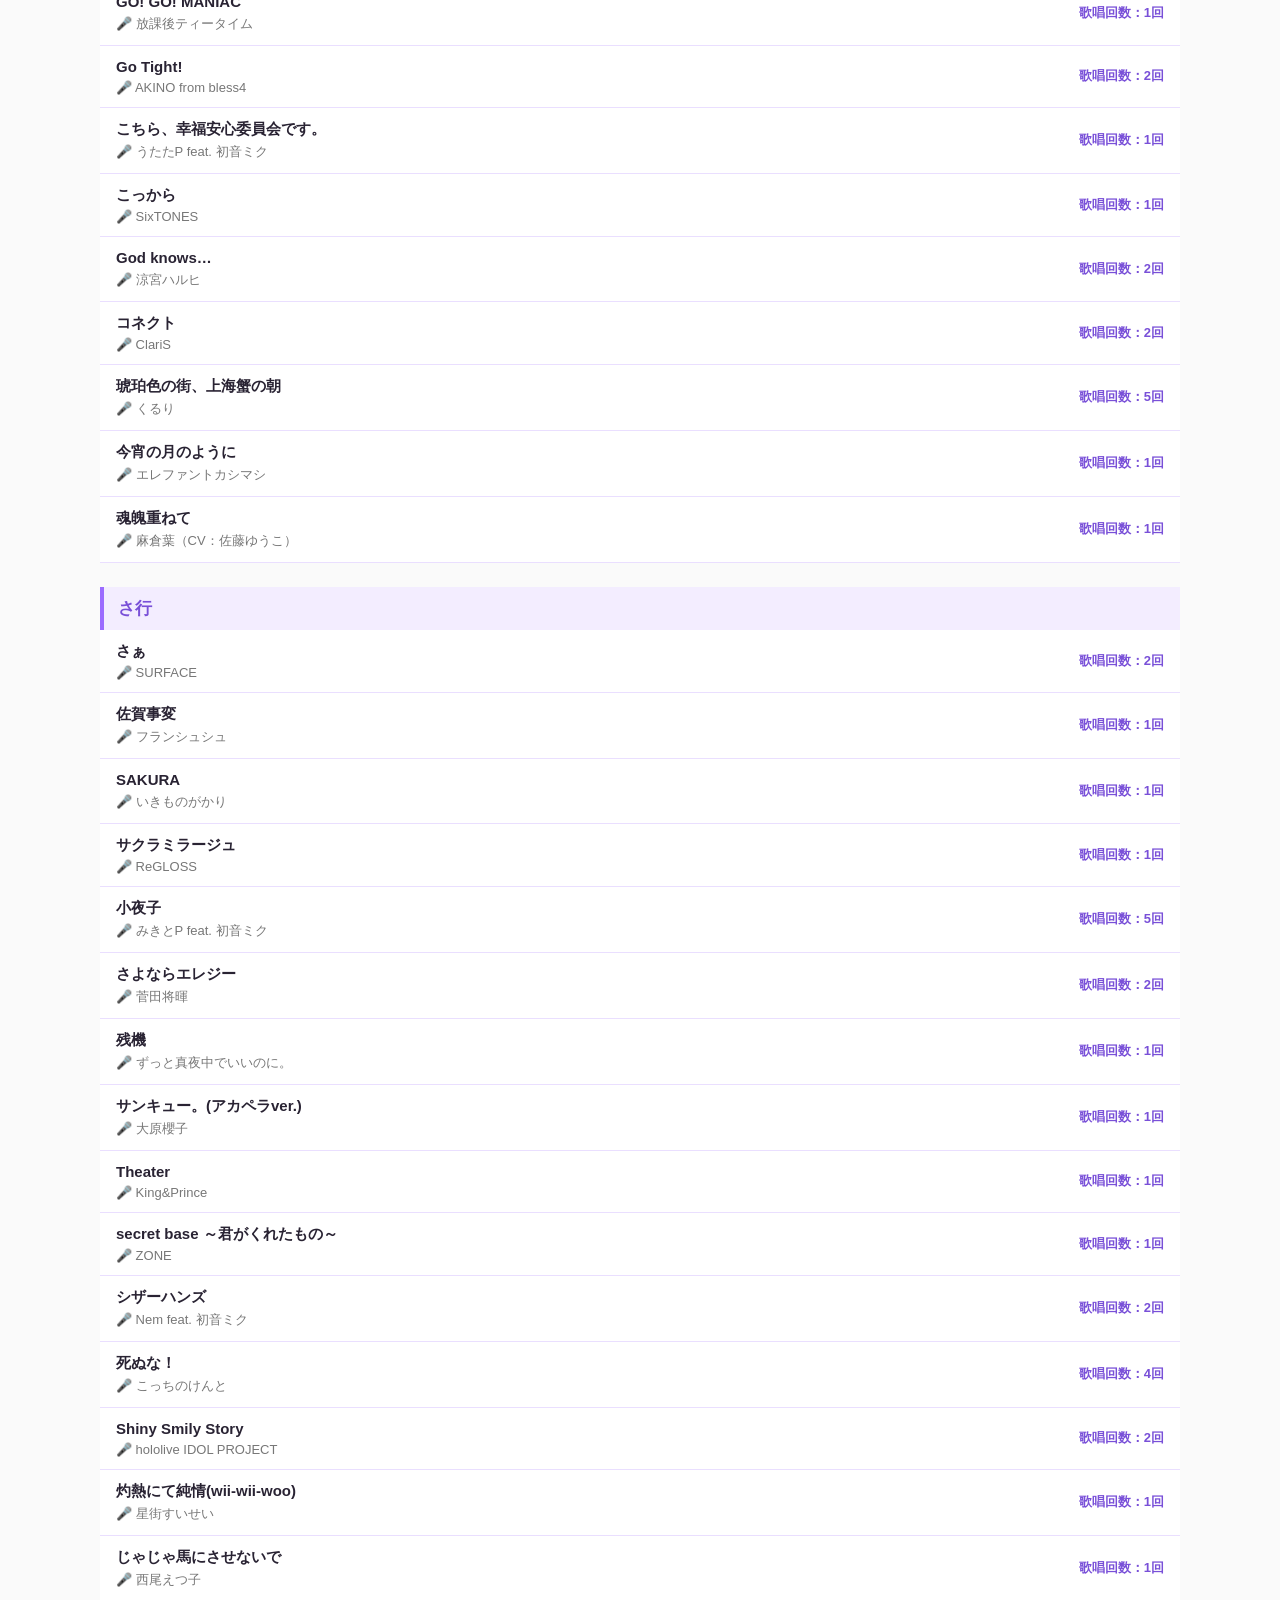
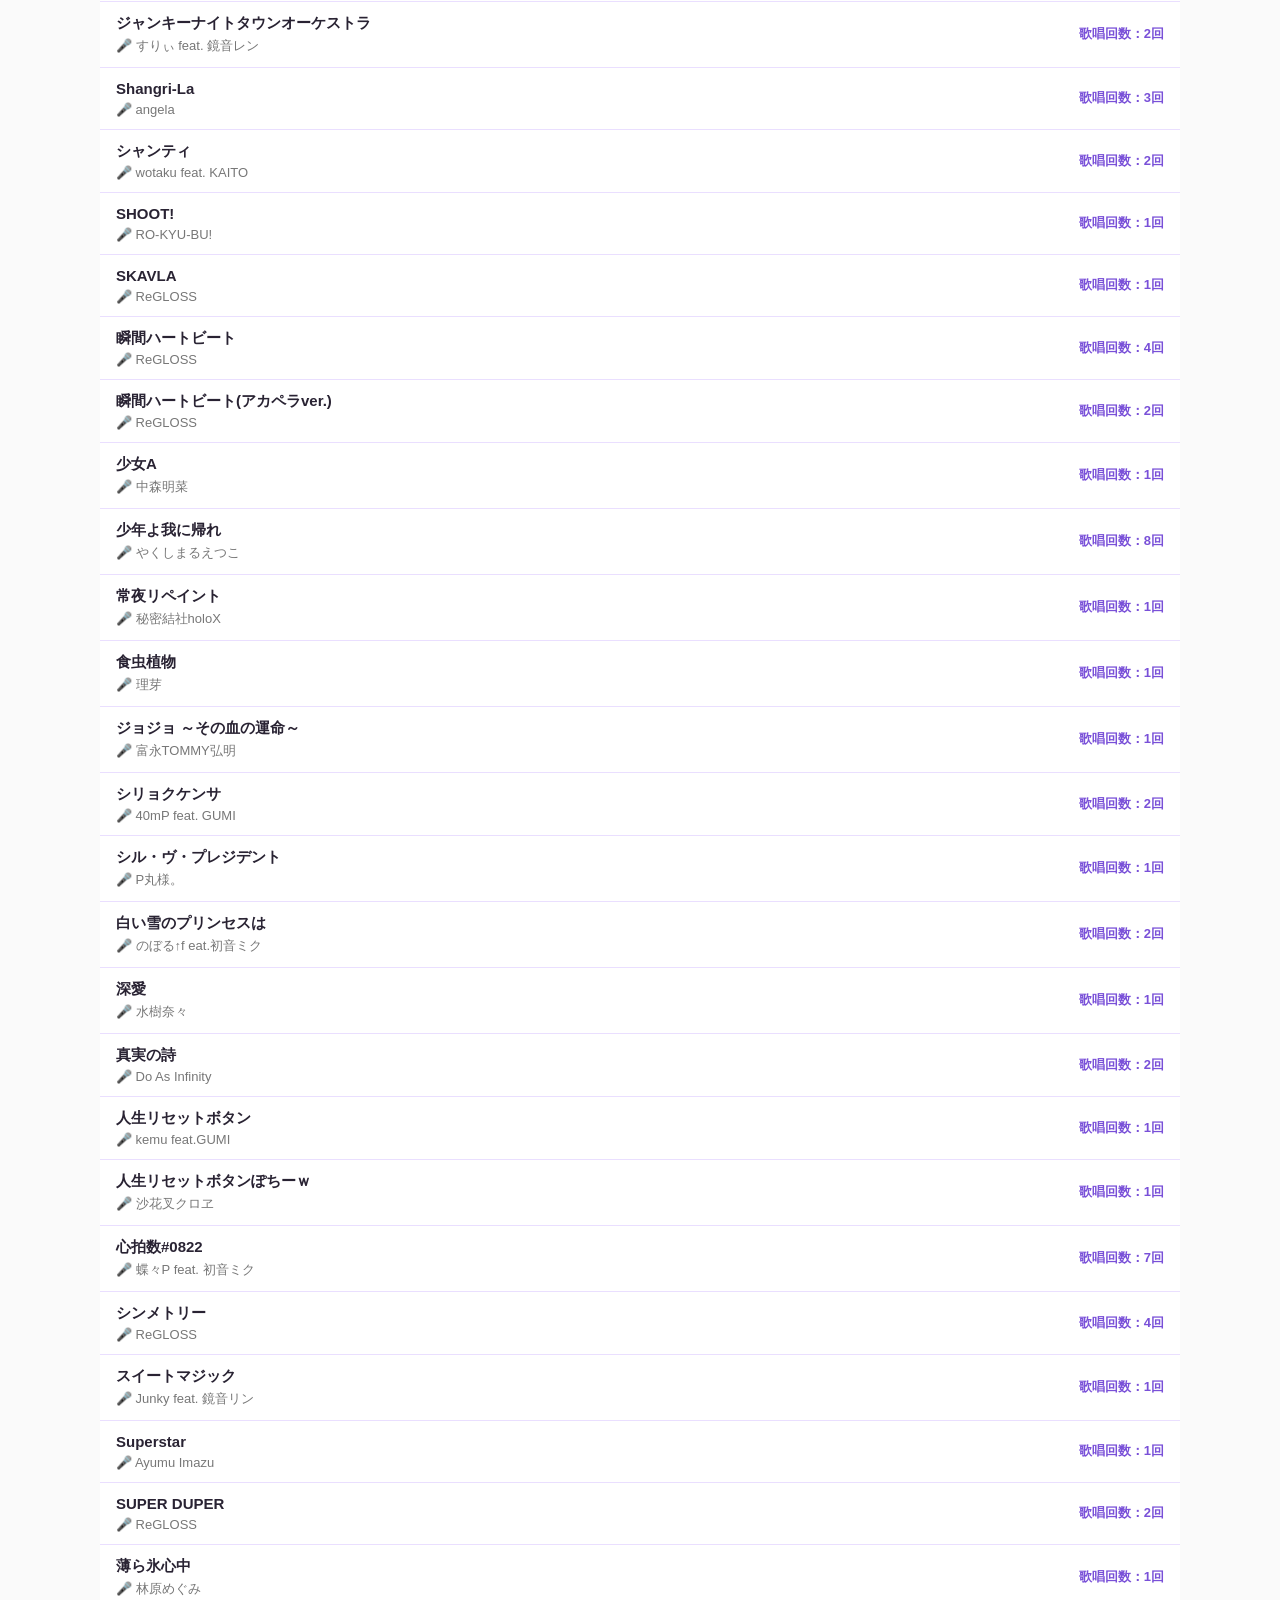
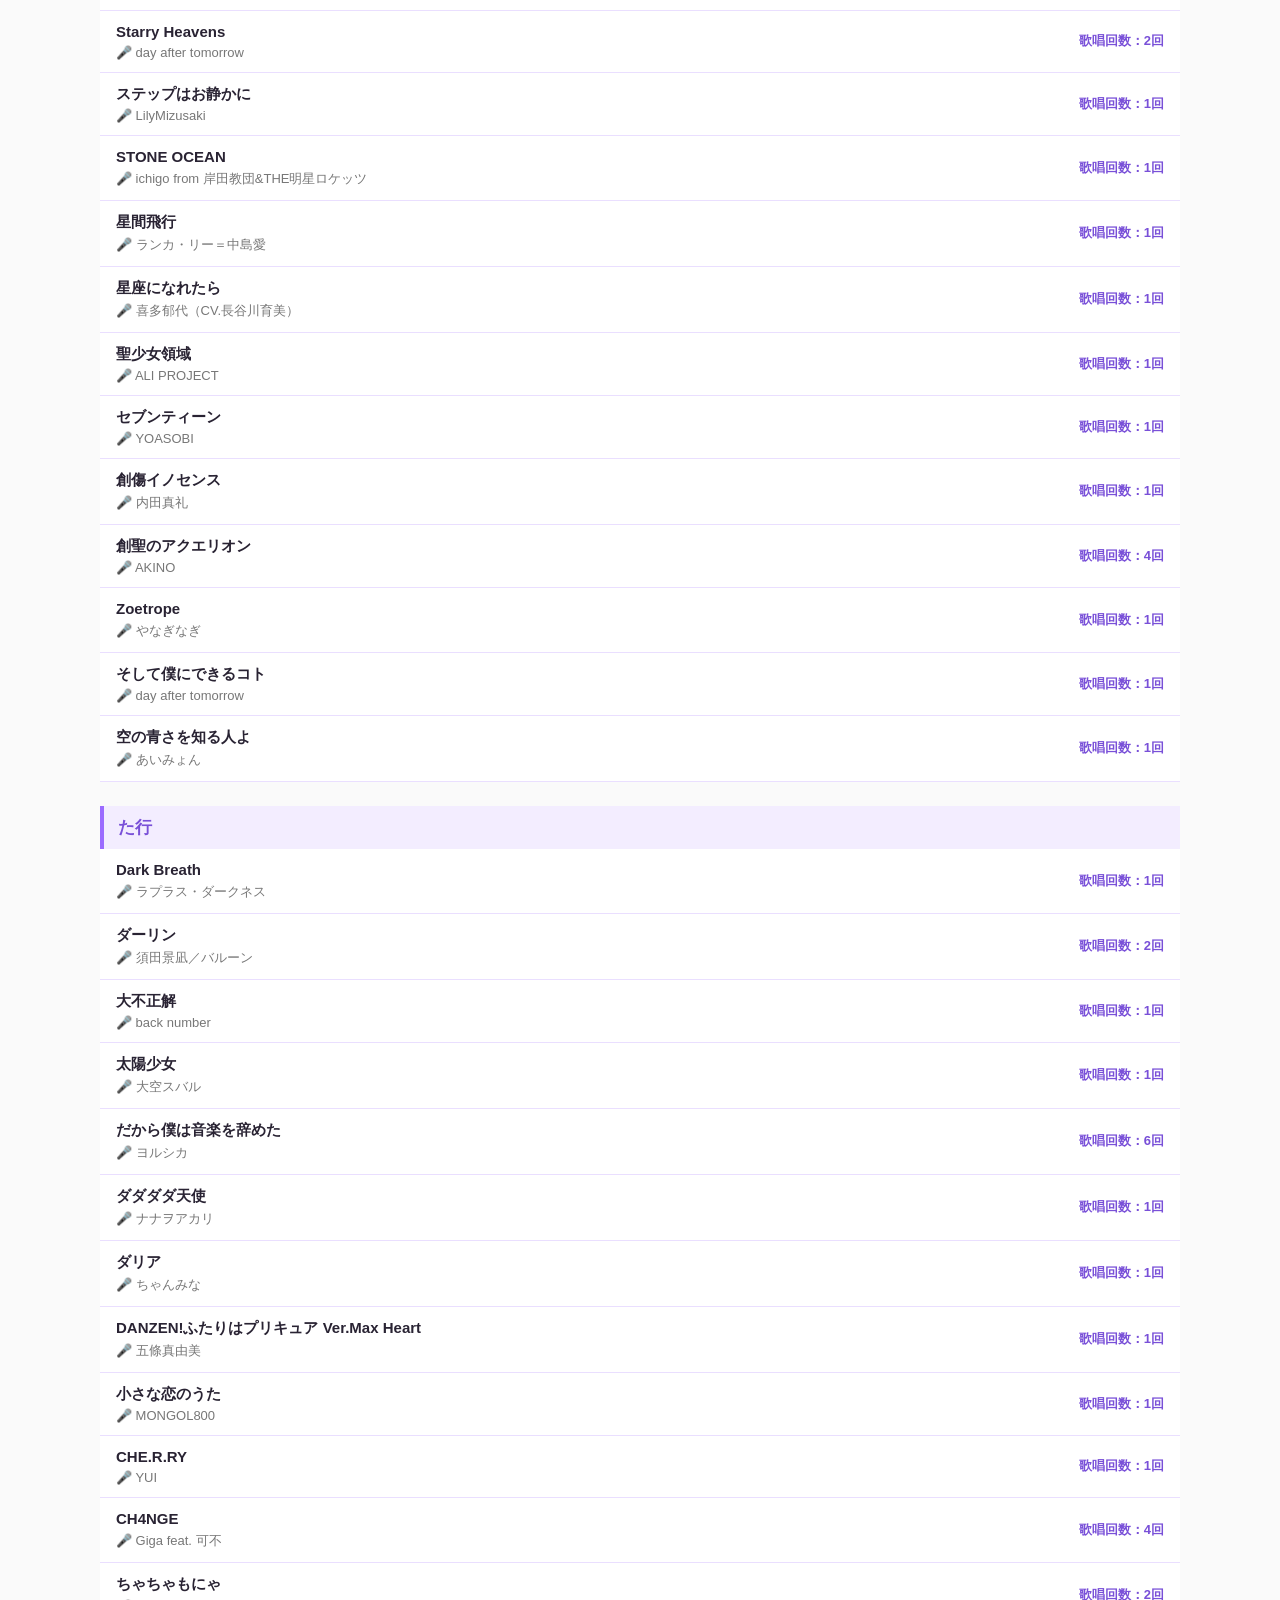
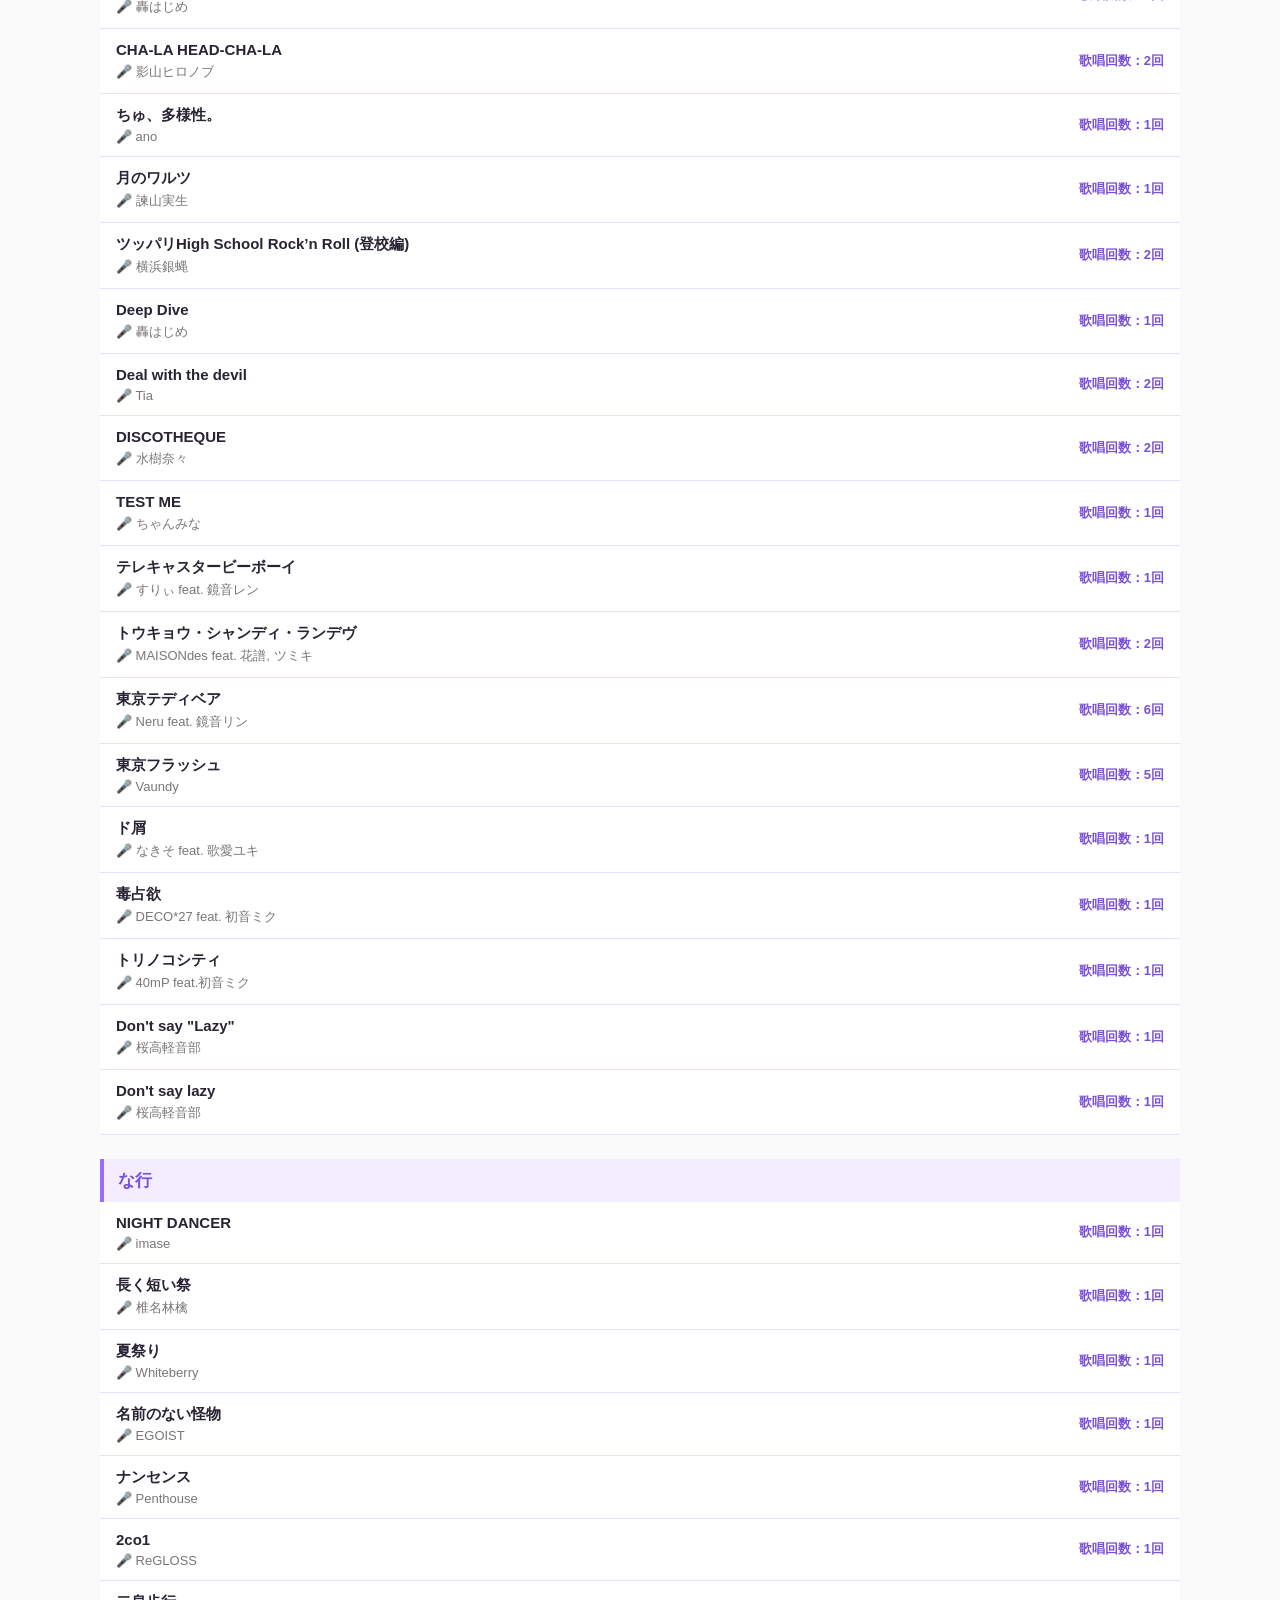
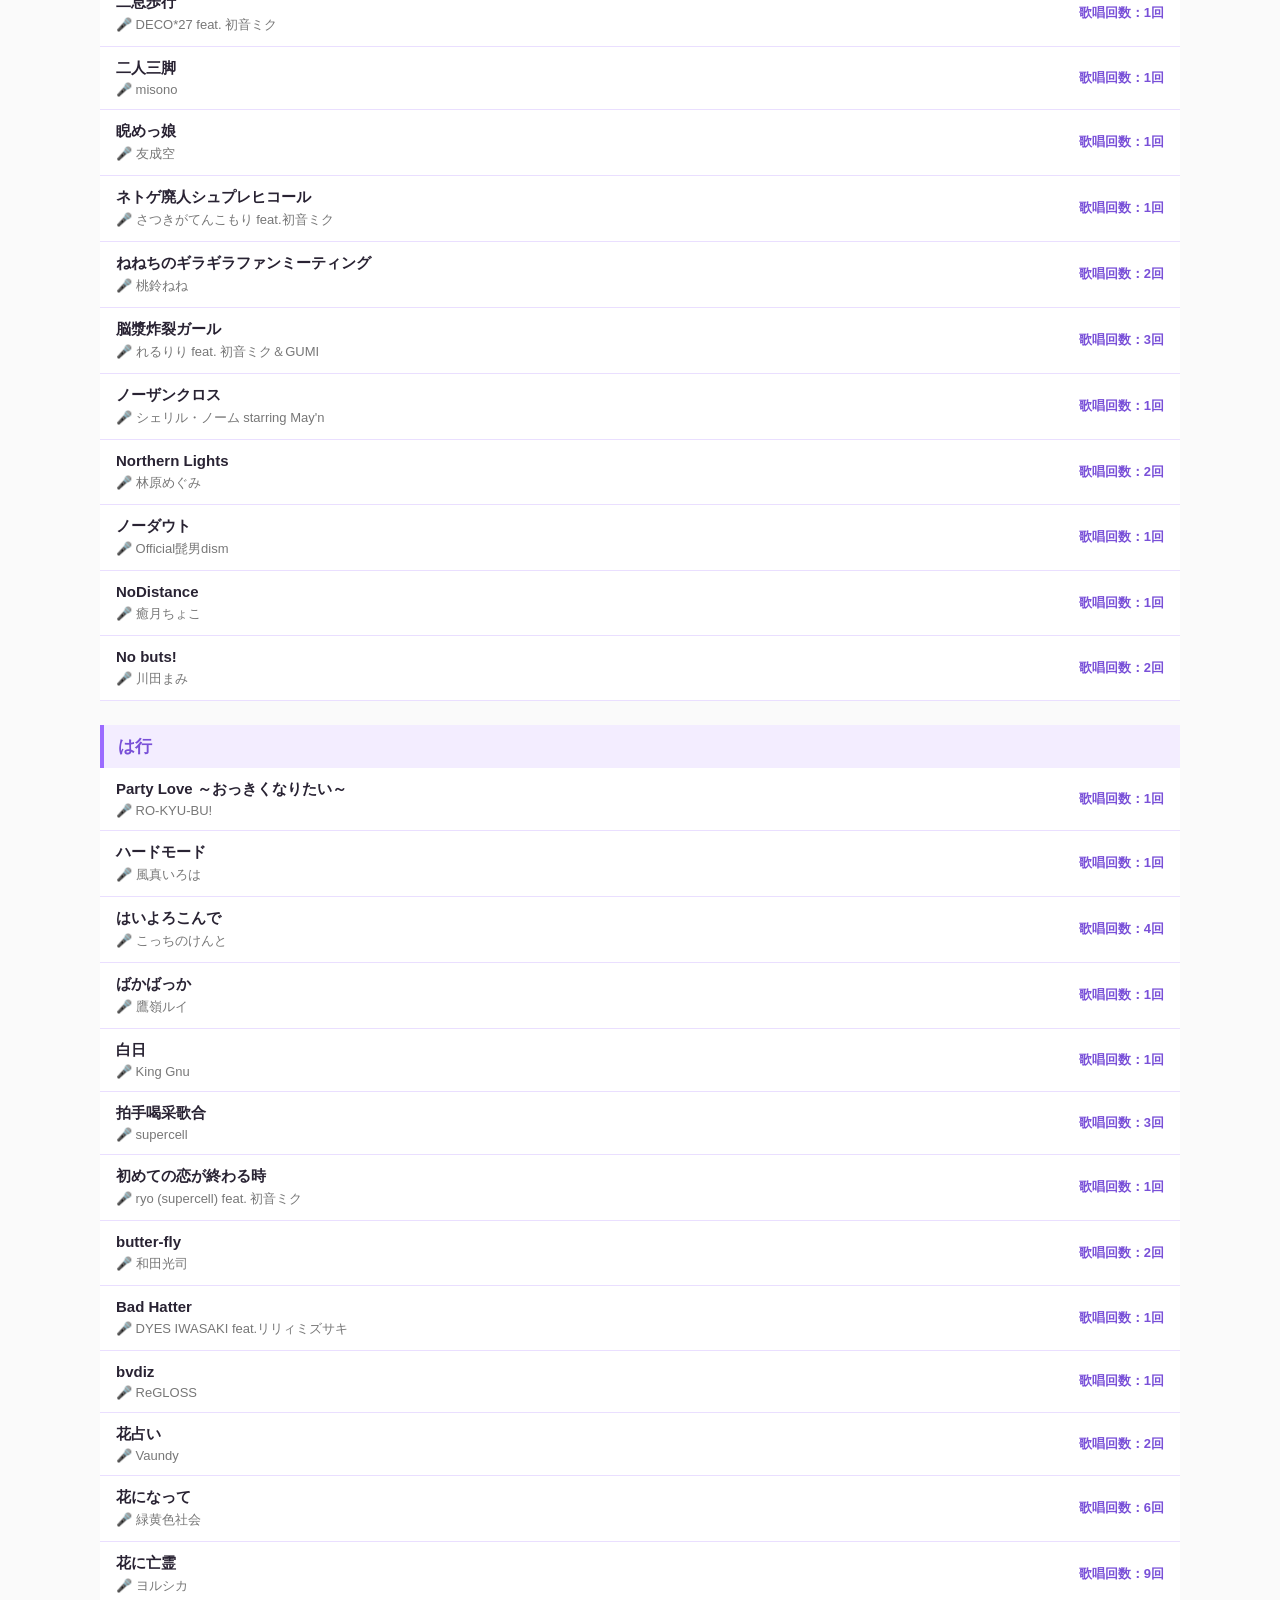
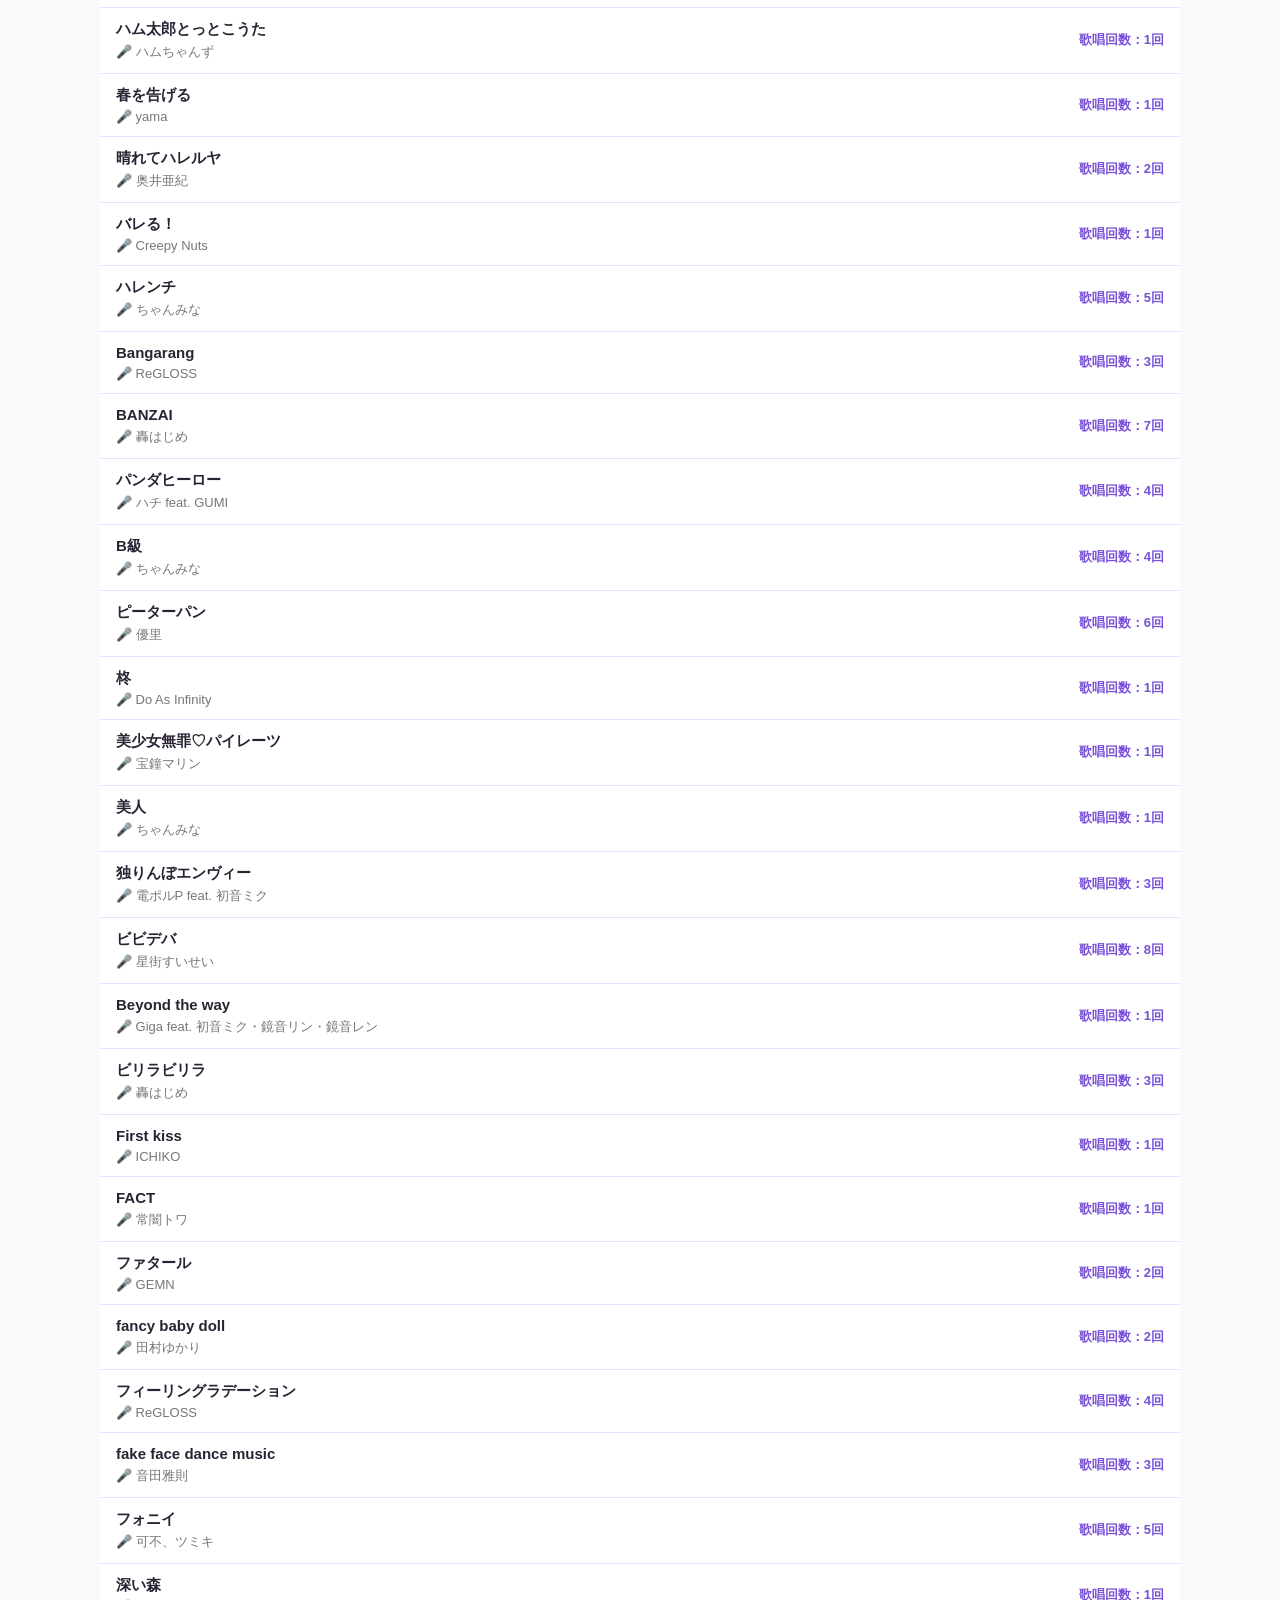
<file: songs.html>
<!DOCTYPE html>
<html lang="ja">
<head>
  <meta charset="UTF-8">
  <meta name="viewport" content="width=device-width, initial-scale=1.0">

  <title>曲名一覧 | はじめのうた</title>
  <meta
    name="description"
    content="轟はじめさんが歌枠で歌った曲名の一覧です。曲名やアーティスト名から検索できます。"
  >

  <link rel="icon" href="favicon-v1.png">
  <link rel="stylesheet" href="./style.css">

  <link rel="preconnect" href="https://fonts.googleapis.com">
  <link rel="preconnect" href="https://fonts.gstatic.com" crossorigin>
  <link
    href="https://fonts.googleapis.com/css2?family=M+PLUS+Rounded+1c:wght@400;700;800&family=Zen+Maru+Gothic:wght@400;700;900&display=swap"
    rel="stylesheet"
  >

  <style>
    /* ==============================
       曲名一覧ページ
    ============================== */

    .song-index-page {
      max-width: 1200px;
      margin: 0 auto;
      padding: 0 20px 40px;
    }

    .song-index-page h2 {
      margin: 0 0 8px;
      color: #8b5cf6;
      font-size: 24px;
      font-weight: 800;
    }

    .song-index-description {
      margin: 0 0 24px;
      color: #666;
      font-size: 14px;
      line-height: 1.8;
    }

    /* 検索・並び替え */

    .song-index-controls {
      display: flex;
      align-items: center;
      gap: 12px;
      margin-bottom: 16px;
    }

    .song-index-search {
      flex: 1;
      min-width: 0;
    }

    .song-index-search input {
      width: 100%;
      min-height: 44px;
      padding: 10px 14px;
      border: 1px solid #dfd0ff;
      border-radius: 12px;
      background: #fff;
      font: inherit;
      outline: none;
      box-sizing: border-box;
    }

    .song-index-search input:focus {
      border-color: #9b6bff;
      box-shadow: 0 0 0 3px #9b6bff20;
    }

    .song-index-sort {
      min-height: 44px;
      max-width: 100%;
      padding: 8px 12px;
      border: 1px solid #dfd0ff;
      border-radius: 12px;
      background: #fff;
      font: inherit;
      cursor: pointer;
    }

    /* 五十音ジャンプ */

    .song-index-jump {
      margin-bottom: 20px;
    }

    .song-index-jump-label {
      margin: 0 0 8px;
      color: #7950d8;
      font-size: 14px;
      font-weight: 800;
    }

    .song-index-jump-menu {
      display: flex;
      flex-wrap: wrap;
      gap: 8px;
    }

    .song-index-jump-menu button {
      min-width: 42px;
      min-height: 38px;
      padding: 6px 12px;
      border: 1px solid #dfd0ff;
      border-radius: 10px;
      background: #fff;
      color: #7950d8;
      font: inherit;
      font-size: 14px;
      font-weight: 700;
      cursor: pointer;
      transition: background-color .2s, color .2s;
    }

    .song-index-jump-menu button:hover:not(:disabled) {
      background: #8b5cf6;
      color: #fff;
    }

    .song-index-jump-menu button:disabled {
      background: #f5f3f8;
      color: #bbb;
      border-color: #eee;
      cursor: not-allowed;
    }

    /* 件数表示 */

    .song-index-count {
      margin-bottom: 8px;
      color: #7950d8;
      font-size: 14px;
      font-weight: 700;
    }

    /* 曲名一覧 */

    .song-index-list {
      border-top: 1px solid #eadfff;
    }

    .song-index-row {
      display: flex;
      align-items: center;
      justify-content: space-between;
      gap: 16px;
      min-height: 62px;
      padding: 12px 16px;
      border-bottom: 1px solid #eadfff;
      background: #fff;
      box-sizing: border-box;
      transition: background-color .2s;
    }

    .song-index-row:hover {
      background: #faf7ff;
    }

    .song-index-main {
      flex: 1;
      min-width: 0;
    }

    .song-index-title {
      display: inline-block;
      color: #292333;
      font-size: 15px;
      font-weight: 700;
      text-decoration: none;
      overflow-wrap: anywhere;
    }

    .song-index-title:hover {
      color: #8b5cf6;
      text-decoration: underline;
    }

    .song-index-artist {
      margin-top: 4px;
      color: #777;
      font-size: 13px;
      overflow-wrap: anywhere;
    }

    .song-index-play-count {
      flex-shrink: 0;
      color: #7950d8;
      font-size: 13px;
      font-weight: 700;
      white-space: nowrap;
    }

    /* 五十音の見出し */

    .song-index-heading {
      margin: 24px 0 0;
      padding: 10px 14px;
      color: #7950d8;
      background: #f3edff;
      border-left: 4px solid #9b6bff;
      font-size: 17px;
      font-weight: 800;
      scroll-margin-top: 20px;
    }

    .song-index-heading:first-child {
      margin-top: 0;
    }

    /* 該当データなし */

    .song-index-empty {
      padding: 40px 12px;
      color: #777;
      text-align: center;
    }

    /* 下部リンク */

    .song-index-back {
      display: inline-block;
      margin-top: 24px;
      color: #8050e8;
      font-size: 14px;
      font-weight: 700;
      text-decoration: none;
    }

    .song-index-back:hover {
      text-decoration: underline;
    }

    /* スマートフォン対応 */

    @media (max-width: 560px) {
      .song-index-page {
        padding: 0 14px 30px;
      }

      .song-index-page h2 {
        font-size: 21px;
      }

      .song-index-controls {
        align-items: stretch;
        flex-direction: column;
      }

      .song-index-sort {
        width: 100%;
      }

      .song-index-jump-menu {
        gap: 6px;
      }

      .song-index-jump-menu button {
        min-width: 38px;
        min-height: 36px;
        padding: 6px 10px;
      }

      .song-index-row {
        gap: 8px;
        padding: 12px 10px;
      }

      .song-index-title {
        font-size: 14px;
      }

      .song-index-artist {
        font-size: 12px;
      }

      .song-index-play-count {
        font-size: 12px;
      }
    }
  </style>
</head>

<body>
  <!-- サイトロゴ -->
  <div class="page-title">
    <a href="/" class="title-content">
      <h1>
        <picture>
          <source
            media="(max-width: 768px)"
            srcset="logo-mobile.png"
          >
          <img
            src="logo.png"
            alt="はじめのうた"
            class="site-logo"
          >
        </picture>
      </h1>
      <p class="logo-description">轟はじめ歌枠データベース</p>
    </a>
  </div>

  <main class="song-index-page">
    <h2>曲名一覧</h2>

    <p class="song-index-description">
      轟はじめさんが歌った曲を五十音順で掲載しています。
      曲名やアーティスト名から検索できます。
    </p>

    <!-- 検索・並び替え -->
    <div class="song-index-controls">
      <div class="song-index-search">
        <input
          type="search"
          id="song-index-search"
          placeholder="曲名・アーティスト名で検索"
          autocomplete="off"
          aria-label="曲名・アーティスト名で検索"
        >
      </div>

      <select
        id="song-index-sort"
        class="song-index-sort"
        aria-label="曲名一覧の並び替え"
      >
        <option value="reading-asc">五十音順</option>
        <option value="count-asc">歌唱回数が少ない順</option>
        <option value="count-desc">歌唱回数が多い順</option>
      </select>
    </div>

    <!-- 五十音ジャンプ -->
    <section class="song-index-jump">
      <p class="song-index-jump-label">五十音から探す</p>
      <nav
        id="song-index-jump-menu"
        class="song-index-jump-menu"
        aria-label="五十音ジャンプ"
      ></nav>
    </section>

    <div
      id="song-index-count"
      class="song-index-count"
      aria-live="polite"
    >曲を読み込み中...</div>

    <div id="song-index-list" class="song-index-list"></div>

    <a href="/" class="song-index-back">
      ← トップページへ戻る
    </a>
  <button
   id="back-to-top"
   class="back-to-top"
   type="button"
   aria-label="ページ上部へ戻る"
   >
  ↑
</button>

  </main>

  <script>
    (() => {
      "use strict";

      const GROUPS = [
        { name: "あ行", chars: "あいうえおぁぃぅぇぉ" },
        { name: "か行", chars: "かきくけこがぎぐげご" },
        { name: "さ行", chars: "さしすせそざじずぜぞ" },
        { name: "た行", chars: "たちつてとだぢづでどっ" },
        { name: "な行", chars: "なにぬねの" },
        { name: "は行", chars: "はひふへほばびぶべぼぱぴぷぺぽ" },
        { name: "ま行", chars: "まみむめも" },
        { name: "や行", chars: "やゆよゃゅょ" },
        { name: "ら行", chars: "らりるれろ" },
        { name: "わ行", chars: "わをん" }
      ];

      const searchInput =
        document.getElementById("song-index-search");
      const sortSelect =
        document.getElementById("song-index-sort");
      const listElement =
        document.getElementById("song-index-list");
      const countElement =
        document.getElementById("song-index-count");
      const jumpMenu =
        document.getElementById("song-index-jump-menu");

      let allSongs = [];
      let currentSongs = [];

      function normalize(value) {
        return String(value || "")
          .normalize("NFKC")
          .toLowerCase()
          .trim();
      }

      function getGroup(reading) {
        const firstChar = normalize(reading).charAt(0);

        for (const group of GROUPS) {
          if (group.chars.includes(firstChar)) {
            return group.name;
          }
        }

        return "その他";
      }

      function compareReading(a, b) {
        const readingA = a.reading || a.title;
        const readingB = b.reading || b.title;

        return readingA.localeCompare(readingB, "ja", {
          sensitivity: "base"
        }) || a.title.localeCompare(b.title, "ja");
      }

      function createSongData(rawSongs) {
        const songMap = new Map();

        rawSongs.forEach(song => {
          const title = String(song.song_title || "").trim();

          if (!title) return;

          // song_idを優先して、同じ曲を1件にまとめる
          const key = song.song_id
            ? `id:${song.song_id}`
            : `title:${normalize(title)}`;

          if (!songMap.has(key)) {
            songMap.set(key, {
              key,
              title,
              reading: String(
                song.song_title_reading || title
              ).trim(),
              artists: new Set(),
              performanceCount: 0
            });
          }

          const entry = songMap.get(key);

          entry.performanceCount += 1;

          if (song.artist && String(song.artist).trim()) {
            entry.artists.add(String(song.artist).trim());
          }

          // 読み仮名が登録されている場合はそちらを使用
          if (song.song_title_reading) {
            entry.reading = String(song.song_title_reading).trim();
          }
        });

        return Array.from(songMap.values()).map(song => ({
          ...song,
          artists: Array.from(song.artists).sort((a, b) =>
            a.localeCompare(b, "ja")
          ),
          group: getGroup(song.reading)
        }));
      }

      function createJumpMenu() {
        jumpMenu.innerHTML = "";

        [...GROUPS.map(group => group.name), "その他"].forEach(name => {
          const button = document.createElement("button");
          button.type = "button";
          button.textContent = name.replace("行", "");
          button.setAttribute("aria-label", `${name}へ移動`);

          button.addEventListener("click", () => {
            const heading = document.getElementById(
              `song-group-${name}`
            );

            if (heading) {
              heading.scrollIntoView({
                behavior: "smooth",
                block: "start"
              });
            }
          });

          jumpMenu.appendChild(button);
        });
      }

      function filterAndSort() {
        const keyword = normalize(searchInput.value);
        const sortOrder = sortSelect.value;

        currentSongs = allSongs.filter(song => {
          if (!keyword) return true;

          const searchableText = normalize([
            song.title,
            song.reading,
            ...song.artists
          ].join(" "));

          return searchableText.includes(keyword);
        });

        currentSongs.sort((a, b) => {
          if (sortOrder === "count-asc") {
            return a.performanceCount - b.performanceCount
              || compareReading(a, b);
          }

          if (sortOrder === "count-desc") {
            return b.performanceCount - a.performanceCount
              || compareReading(a, b);
          }

          return compareReading(a, b);
        });

        renderSongs();
      }

      function renderSongs() {
        listElement.innerHTML = "";

        countElement.textContent =
          `🎵 曲数：${currentSongs.length}曲`;

        if (currentSongs.length === 0) {
          const empty = document.createElement("div");
          empty.className = "song-index-empty";
          empty.textContent = "該当する曲が見つかりませんでした。";
          listElement.appendChild(empty);
          updateJumpButtons();
          return;
        }

        const fragment = document.createDocumentFragment();

        // グループごとに曲をまとめる
        const groupedSongs = new Map();

        currentSongs.forEach(song => {
          if (!groupedSongs.has(song.group)) {
            groupedSongs.set(song.group, []);
          }
          groupedSongs.get(song.group).push(song);
        });

        // 五十音順の各行を表示し、「その他」は必ず最後に表示
        const orderedGroups = [
          ...GROUPS.map(group => group.name),
          "その他"
        ];

        orderedGroups.forEach(groupName => {
          const songs = groupedSongs.get(groupName);

          // 該当する曲がないグループは表示しない
          if (!songs || songs.length === 0) return;

          const heading = document.createElement("h3");
          heading.className = "song-index-heading";
          heading.id = `song-group-${groupName}`;
          heading.textContent = groupName;
          fragment.appendChild(heading);

          songs.forEach(song => {
            const row = document.createElement("div");
            row.className = "song-index-row";

            const main = document.createElement("div");
            main.className = "song-index-main";

            const link = document.createElement("a");
            link.className = "song-index-title";
            link.textContent = song.title;

            // 現在のトップページ側のURLパラメータ処理を利用
            link.href = `/?artist=${encodeURIComponent(song.title)}`;

            const artist = document.createElement("div");
            artist.className = "song-index-artist";
            artist.textContent = song.artists.length
              ? `🎤 ${song.artists.join(" / ")}`
              : "🎤 アーティスト情報なし";

            const playCount = document.createElement("div");
            playCount.className = "song-index-play-count";
            playCount.textContent =
              `歌唱回数：${song.performanceCount}回`;

            main.appendChild(link);
            main.appendChild(artist);
            row.appendChild(main);
            row.appendChild(playCount);
            fragment.appendChild(row);
          });
        });

        listElement.appendChild(fragment);
        updateJumpButtons();
      }

      function updateJumpButtons() {
        const availableGroups = new Set(
          currentSongs.map(song => song.group)
        );

        Array.from(jumpMenu.querySelectorAll("button"))
          .forEach((button, index) => {
            const groupName = [
              ...GROUPS.map(group => group.name),
              "その他"
            ][index];

            button.disabled = !availableGroups.has(groupName);
          });
      }

      async function init() {
        createJumpMenu();

        try {
          const response = await fetch("./songs.json");

          if (!response.ok) {
            throw new Error("songs.jsonを読み込めませんでした。");
          }

          const rawSongs = await response.json();

          if (!Array.isArray(rawSongs)) {
            throw new Error("歌唱データの形式が正しくありません。");
          }

          allSongs = createSongData(rawSongs);
          filterAndSort();
        } catch (error) {
          console.error(error);
          countElement.textContent = "曲データを読み込めませんでした。";

          listElement.innerHTML = "";
          const message = document.createElement("div");
          message.className = "song-index-empty";
          message.textContent =
            "データを読み込めませんでした。時間をおいて再読み込みしてください。";
          listElement.appendChild(message);
        }
      }

      searchInput.addEventListener("input", filterAndSort);
      sortSelect.addEventListener("change", filterAndSort);

      init();
    })();

// 上に戻るボタン
const backToTopButton = document.getElementById("back-to-top");

// スクロール位置に応じてボタンを表示・非表示
window.addEventListener("scroll", () => {
  if (window.scrollY > 300) {
    backToTopButton.classList.add("show");
  } else {
    backToTopButton.classList.remove("show");
  }
});

// クリックするとページ上部へ戻る
backToTopButton.addEventListener("click", () => {
  window.scrollTo({
    top: 0,
    behavior: "smooth"
  });
});

  </script>
</body>
</html>
</file>
<file: style.css>
body {
  font-family: "Segoe UI", sans-serif;
  background: #fafafa;
  padding: 24px 20px 40px;
  color: #333;
  max-width: 1120px;
  margin: 0 auto;
  position:relative;
}

.page-title {
  text-align: center;
  margin: 8px 0 16px;
}

.title-content {
  display: block;
  color: inherit;
  text-decoration: none;
}

.title-content:hover {
  color: inherit;
  text-decoration: none;
}

@media (max-width: 768px) {
  .site-logo {
    width: 94%;
    max-width: none;
    margin: 0 auto;
   }
  }

  .title-decor {
    width: 72px;
    height: 72px;
    opacity: 0.8;
  }

  .title-decor-left {
    left: 2%;
  }

  .title-decor-right {
    right: 2%;
  }

  .decor-shape {
    stroke-width: 2;
  }

/* ========================================
   サイトロゴ画像
======================================== */

.title-content picture {
  display: block;
  width: 100%;
}

.site-logo {
  display: block;
  width: 100%;
  max-width: 900px;
  height: auto;
  margin: 0 auto;
}

.logo-description {
  position: absolute;
  width: 1px;
  height: 1px;
  padding: 0;
  margin: -1px;
  overflow: hidden;
  clip: rect(0, 0, 0, 0);
  white-space: nowrap;
  border: 0;
}

#search {
  display: block;
  width: 100%;
  max-width: 650px;
  box-sizing: border-box;

  padding: 14px 52px 14px 18px;

  border: 1px solid #ddd6fe;
  border-radius: 14px;

  font-size: 1rem;
  line-height: 24px;
  height: 52px;

  font-family: "Segoe UI", sans-serif;
  font-weight: 400;

  -webkit-appearance: none;
  appearance: none;

  margin: 0 auto 18px;

  background: #ffffff;

  box-shadow:
    0 6px 18px rgba(181,124,255,.10);

  transition:
    .25s ease;
}

#search:focus {
  outline: none;

  border-color: #b57cff;

  box-shadow:
    0 0 0 4px rgba(181,124,255,.18),
    0 10px 24px rgba(181,124,255,.18);
}

#search::placeholder{
    color:#9ca3af;
    transition:.25s;
}

#search:focus::placeholder{
    color:#c4b5fd;
}

.filter-area {
  background: #ffffff;
  border: 1px solid #ece4ff;
  border-radius: 18px;
  padding: 18px;
  margin-bottom: 22px;
  box-shadow:
    0 6px 18px rgba(181,124,255,.08);
  display: flex;
  flex-wrap: wrap;
  gap: 18px;
}

.filter-section {
  display: flex;
  flex-direction: column;
  gap: 8px;
}

.filter-title{
  font-size:1.05rem;
  font-weight:800;
  color:#8b5cf6;
  margin-bottom:6px;
}

.filter-options {
  display: flex;
  flex-wrap: wrap;
  gap: 10px;
}

.filter-options label{
  display:inline-flex;
  align-items:center;
  gap:8px;

  height:44px;
  box-sizing:border-box;

  padding:0 14px;

  background:#faf7ff;
  border:1px solid #e7d9ff;
  border-radius:12px;
  cursor:pointer;
  transition:.2s;
}

.filter-options input[type="checkbox"]{
  accent-color:#8b5cf6;
  width:18px;
  height:18px;
  cursor:pointer;
}

.filter-options label:hover{
  background:#f6f1ff;
  border-color:#c4b5fd;
  transform:translateY(-1px);
  box-shadow:0 4px 12px rgba(181,124,255,.10);
}

.filter-section select{
  height: 44px;
  padding: 0 14px;
  border: 1px solid #e6d7ff;
  border-radius: 12px;
  background: #ffffff;
  font-size: 0.95rem;
  font-weight: 500;
  color: #444;
  cursor: pointer;
  transition: .2s;
}

.filter-section select:hover {
  border-color: #b57cff;
}

.filter-section select:focus{
  outline: none;
  border-color: #9b6cff;
  box-shadow: 0 0 0 3px rgba(181,124,255,.18);
}

#song-list {
  display: grid;
  grid-template-columns: repeat(auto-fill, minmax(260px, 1fr));
  gap: 16px;
  padding: 0px;
}

.song-card {
  background:#ffffff;
  border:1px solid #efe7ff;
  border-radius:20px;
  padding:14px;
  display:flex;
  flex-direction:column;
  gap:12px;
  box-shadow:
      0 6px 18px rgba(181,124,255,.08);
  transition:
      transform .22s ease,
      box-shadow .22s ease,
      border-color .22s ease;
}

.song-card:hover{
  transform:translateY(-6px);
  border-color:#d8c0ff;
  box-shadow:
      0 14px 34px rgba(181,124,255,.16);
}

.song-title {
  font-size: 1.15rem;
  font-weight: 800;
  margin: 0;
  line-height: 1.3;

  white-space: nowrap;
  overflow: hidden;
  text-overflow: ellipsis;
}

.artist {
  color: #5b556d;
  font-size: 1rem;
  margin: 0;
}

.live-date {
  color: #7b728d;
  font-size: 0.85rem;
  font-weight: 500;
}

.badge-row {
  display: flex;
  flex-wrap: wrap;
  gap: 8px;
  margin-top: 4px;
}

.badge-pill {
  display: inline-flex;
  align-items: center;
  padding: 5px 12px;
  border-radius: 999px;
  font-size: 0.78rem;
  font-weight: 700;
  background: #f3f4f6;
  color: #374151;
}

.badge-first{
    background:#ede9fe;
    color:#6d28d9;
}

.badge-full{
    background:#ede9fe;
    color:#6d28d9;
}

.badge-original{
    background:#f5f3ff;
    color:#7c3aed;
}

.card-actions{
    display:flex;
    gap:8px;
    margin-top:6px;
}

.card-button,
.live-link {
  flex: 1;
  text-align: center;
  border-radius: 12px;
  height: 42px;
  padding: 0 14px;
  display: flex;
  align-items: center;
  justify-content: center;
  font-size: 0.92rem;
  font-weight: 700;
  text-decoration: none;
  border: 1px solid transparent;
  transition:
    background-color .2s ease,
    transform .15s ease,
    box-shadow .2s ease;
}

.card-button{
    background:#f5efff;
    border:1px solid #e0ceff;
    color:#7c3aed;
    cursor:pointer;
}

.card-button:hover{
    background:#efe6ff;
    transform:translateY(-2px);
    box-shadow:
        0 6px 18px rgba(181,124,255,.18);
}

.live-link{
    background:linear-gradient(
        135deg,
        #9b6cff,
        #8b5cf6
    );
    color:#fff;
}

.live-link:hover{
    background:#8b5cf6;
    transform:translateY(-2px);
    box-shadow:
        0 6px 18px rgba(181,124,255,.18);
}

.thumbnail {
  width: 100%;
  aspect-ratio: 16 / 9;
  display: block;
  object-fit: cover;
  border-radius: 16px;
  margin-bottom: 12px;
  transition:
    transform .25s ease;
  cursor:pointer;
}

.thumbnail-link{
    display:block;
    overflow:hidden;
    border-radius:16px;
}

.song-card:hover .thumbnail{

    transform:scale(1.02);

}

.result-area {
  display: flex;
  flex-direction: column;
  gap: 10px;
  min-width: 260px;
  flex:1;
}

#result-count{
  font-size:1.05rem;
  font-weight:800;
  color:#6d28d9;
}

.sort-row {
  display: flex;
  align-items: center;
  gap: 10px;
  flex-wrap: wrap;
}

.sort-row label {
  font-weight: 600;
  color: #444;
  transform: translateY(-2px);
}

.sort-row select {
  height: 44px;
  padding: 0 14px;
  border: 1px solid #e6d7ff;
  border-radius: 12px;
  background: #ffffff;
  font-size: 0.95rem;
  font-weight: 500;
  color: #444;
  cursor: pointer;
  transition: .2s;
  transform: translateY(-2px);
}

.sort-row select:hover {
  border-color: #b57cff;
}

.sort-row select:focus {
  outline: none;
  border-color: #9b6cff;
  box-shadow: 0 0 0 3px rgba(181,124,255,.18);
}

body.modal-open {
  overflow: hidden;
}

.modal-overlay {
  position: fixed;
  inset: 0;
  z-index: 1000;
  display: flex;
  align-items: center;
  justify-content: center;
  padding: 24px;
  background: rgba(32, 18, 71, 0.45);
  backdrop-filter: blur(6px);
}

.modal-overlay.hidden {
  display: none;
}

.modal-content {
  width: min(700px, 100%);
  max-width: 700px;
  max-height: 90vh;
  overflow-y: auto;
  scrollbar-gutter: stable;
  overflow-x: hidden;
  background: #ffffff;
  border-radius: 24px;
  box-shadow: 0 30px 70px rgba(87, 63, 140, 0.18);
  display: flex;
  flex-direction: column;
}

.modal-header{
    position:sticky;
    top:0;

    display:flex;
    justify-content:flex-end;

    padding:18px 24px 8px;

    background:#fff;

    z-index:20;
}

.modal-header h2 {
  margin: 0;
  font-size: 1.35rem;
}

.modal-subtitle {
  margin: 6px 0 0;
  color: #6b7280;
  font-size: 0.95rem;
}

.modal-close {
  border: none;
  background: #f4f1ff;
  color: #4b3c86;
  width: 42px;
  height: 42px;
  border-radius: 50%;
  font-size: 1.5rem;
  cursor: pointer;
}

.modal-body {
  padding:8px 24px 24px;
  display: grid;
  gap: 20px;
}

.modal-thumbnail-wrap {
  width: 100%;
  overflow: hidden;
  border-radius: 18px;
}

.modal-thumbnail {
    width:100%;
    aspect-ratio:16/9;
    object-fit:cover;
    display:block;
    cursor:pointer;
    transition:
        transform .25s ease,
        filter .25s ease;
}

#modal-thumbnail-link{
    display:block;
    overflow:hidden;
    border-radius:18px;
}

#modal-thumbnail-link:hover .modal-thumbnail{
    transform:scale(1.03);
    filter:brightness(.94);
}

#modal-thumbnail-link{
    display:block;
    border-radius:18px;
    overflow:hidden;
}

.thumbnail-link:hover .thumbnail,
#modal-thumbnail-link:hover .modal-thumbnail{

    transform:scale(1.03);

    filter:brightness(.95);

}

.modal-info-grid {
  display: grid;
  gap: 14px;
  margin-top: 16px;
}

.modal-info-card {
  display: grid;
  gap: 8px;
  padding: 18px;
  background: #f8f2ff;
  border-radius: 18px;
}

.modal-info-label {
  font-size: 0.88rem;
  color: #6b7280;
  font-weight: 700;
}

.modal-info-value {
  font-size: 1rem;
  font-weight: 700;
  color: #1f2937;
  line-height: 1.5;
  word-break: break-word;
}

.modal-section {
  display: grid;
  gap: 12px;
  margin-top: 16px;
}

.modal-section-title {
  font-size: 0.95rem;
  color: #4b5563;
  font-weight: 700;
}

.modal-section-list {
  display: grid;
  gap: 10px;
}

.modal-info-row {
  display: flex;
  justify-content: space-between;
  gap: 16px;
  padding: 12px 16px;
  background: #f9fafb;
  border-radius: 12px;
  align-items:flex-start;
}

.modal-info-row .modal-info-label {
  min-width:120px;
  flex-shrink:0;
  white-space:nowrap;
}

.modal-info-row .modal-info-value{
  flex:1;
  text-align:left;
  white-space:normal;
  word-break:break-word;
}

.modal-badge-group {
  display: flex;
  flex-wrap: wrap;
  gap: 10px;
}

.modal-badge {
  display: inline-flex;
  align-items: center;
  gap: 8px;
  padding: 10px 14px;
  border-radius: 999px;
  background:#ede9fe;
  color:#6d28d9;
  font-weight: 700;
  font-size: 0.95rem;
}

.modal-badge--active {
  background:#ede9fe;
  color:#6d28d9;
}

.hidden {
  display: none;
}

.modal-footer {
  padding:20px 24px 28px;
}

.modal-action-button {
  display: inline-flex;
  width: 100%;
  box-sizing:border-box;
  justify-content: center;
  padding: 15px 18px;
  border-radius: 16px;
  background: #7c3aed;
  color: #ffffff;
  font-size: 1rem;
  font-weight: 800;
  text-decoration: none;
  transition:
    background-color .2s ease,
    transform .2s ease,
    box-shadow .2s ease;
}

.modal-action-button:hover{
  background:#6d28d9;
  transform:translateY(-2px);
  box-shadow:0 8px 20px rgba(124,58,237,.28);
}

@media (max-width: 560px) {
  .modal-content {
    border-radius: 18px;
  }

  .modal-header,
  .modal-body,
  .modal-footer {
    padding-left: 18px;
    padding-right: 18px;
  }
}

.modal-content{
    scrollbar-width:thin;
    scrollbar-color:#d8c3ff transparent;
}

.modal-content::-webkit-scrollbar{
    width:8px;
}

.modal-content::-webkit-scrollbar-track{
    margin:18px 0;
    background:transparent;
}

.modal-content::-webkit-scrollbar-thumb{
    background:#d8c3ff;
    border-radius:999px;
}

.search-wrapper{
    position:relative;
    max-width:650px;
    margin:0 auto 18px;
}

/* ========================================
   一覧ページへのリンク
======================================== */

.browse-links {
    display: grid;
    grid-template-columns: repeat(2, minmax(0, 1fr));
    gap: 16px;
    max-width: 650px;
    margin: 0 auto 18px;
}

.browse-link {
    display: flex;
    align-items: center;
    justify-content: center;
    gap: 8px;

    height: 52px;
    padding: 0 12px;
    box-sizing: border-box;

    background: #ffffff;
    border: 1px solid #e7d9ff;
    border-radius: 14px;

    color: #7c3aed;
    font-size: 1rem;
    font-weight: 800;
    text-align: center;
    text-decoration: none;

    box-shadow: 0 6px 18px rgba(181, 124, 255, .08);

    transition:
        background-color .2s ease,
        border-color .2s ease,
        transform .2s ease,
        box-shadow .2s ease;
}

/* PC用 */
.browse-label-pc {
    display: inline;
}

.browse-label-mobile {
    display: none;
}

/* スマホ用 */
@media (max-width: 768px) {
    .browse-label-pc {
        display: none;
    }

    .browse-label-mobile {
        display: inline;
    }
}

/* アーティスト一覧のホバー */
a.browse-link:hover {
    background: #f6f1ff;
    border-color: #c4b5fd;
    transform: translateY(-2px);
    box-shadow: 0 8px 20px rgba(181, 124, 255, .16);
}

/* 曲名一覧：準備中 */
.browse-link-disabled {
    color: #9ca3af;
    background: #f9fafb;
    border-color: #e5e7eb;
    cursor: default;
}

/* 準備中ラベル */
.browse-link-disabled span {
    font-size: .75rem;
    font-weight: 500;
    color: #9ca3af;
}

.search-wrapper::after{
    content:"";

    position:absolute;

    right:18px;
    top:50%;

    width:20px;
    height:20px;

    transform:translateY(-50%);

    background-repeat:no-repeat;
    background-size:contain;

    background-image:url("data:image/svg+xml,%3Csvg xmlns='http://www.w3.org/2000/svg' fill='none' viewBox='0 0 24 24' stroke='%23c4b5fd' stroke-width='2'%3E%3Ccircle cx='11' cy='11' r='7'/%3E%3Cpath d='m20 20-4-4'/%3E%3C/svg%3E");

    pointer-events:none;

    opacity:.9;

    transition:.25s ease;
}

.search-wrapper:focus-within::after{
    opacity:1;
    transform:translateY(-50%) scale(1.08);
}

/* フィルター開閉ボタン（PCでは非表示） */
.filter-toggle{
    display:none;
}

#filter-content{
  display: contents;
}

/* ==========================================
   Responsive（768px以下）
========================================== */

@media (max-width:768px){

  body{
    padding: 12px;
  }


  /* ==========================================
   上部固定エリア
========================================== */

  .sticky-search-area {
    position: static;

    background: #fafafa;

    padding-top: 12px;
    padding-bottom: 12px;
  }

  /* ---------- 検索 ---------- */

  .search-wrapper{
    margin-bottom:8px;
  }
  .browse-links {
    margin-bottom: 8px;
  }

  #search{
    max-width:100%;
    margin-bottom:0;
    padding:14px 48px 14px 16px;
  }

  /* ---------- フィルター ---------- */
  .filter-toggle{

    display:flex;
    align-items:center;
    justify-content:space-between;

    width:100%;


    padding:12px 18px;

    background:#fff;
    border:none;
    box-sizing:border-box;

    font-family:inherit;
    font-size:1rem;
    font-weight:700;
    color:#7b2ff7;

    cursor:pointer;
}

  .filter-toggle:hover{

    color:#6d28d9;

  }

.filter-toggle:focus-visible{
    outline:none;
}

#filter-toggle-icon{

    display:inline-block;

    font-size:.9rem;

    transition:transform .25s ease;

}

.filter-toggle-text{

    display:flex;

    align-items:center;

    gap:10px;

}

.filter-icon{

    font-size:1rem;

}

  #filter-content{

    display:block;

    max-height:0;

    opacity:0;

    overflow:hidden;

    padding:0 18px;

    transition:
      max-height .35s ease,
      opacity .25s ease,
      padding .25s ease;

}

 #filter-content.open{

    max-height:700px;

    opacity:1;

    padding:0 18px 18px;

}

  .filter-area{

    flex-direction:column;

    gap:0;

    padding:0;

    overflow:hidden;

    border:1px solid #ddd6fe;
    border-radius:14px;

    background:#fff;

    box-shadow:
      0 4px 14px rgba(181,124,255,.08);
    margin-bottom:10px;

}

  .filter-section{
    margin-top:14px;
    width:100%;
    margin-top:22px;
    margin-bottom:0;

}
  .filter-section:last-child{
    margin-bottom:0;
  }

  .filter-options{
    flex-direction:column;
  }

  .filter-options label{
    width:100%;
    box-sizing:border-box;
  }

  .filter-section select{
    width:100%;
  }

  .result-area{
    min-width:auto;
  }

  .sort-row{
    flex-direction:column;
    align-items:stretch;
  }

  .sort-row select{
    width:100%;
  }

  /* ---------- カード ---------- */

  #song-list{
  width: 100%;
  grid-template-columns: 1fr;
  gap: 18px;
  box-sizing: border-box;
 }

  .song-card{
  width: 100%;
  max-width: 100%;
  box-sizing: border-box;
  padding: 16px;
 }

 .card-actions{
  gap:12px;
 }
  .card-button,
  .live-link{

    height:46px;

  }

  /* ---------- モーダル ---------- */

  .modal-overlay{

    padding:12px;

  }

  .modal-content{

    max-height:95vh;

    border-radius:18px;

  }

  .modal-header{

    position: sticky;

    top: 0;

    z-index: 10;

    background: rgba(255,255,255,.75);

    backdrop-filter: blur(8px);

}

  .modal-body{

    padding:8px 16px 20px;

  }

  .modal-footer{

    padding:18px 16px 20px;

  }

  .modal-info-row{

    flex-direction:column;

    gap:4px;

  }

  .modal-info-row .modal-info-label{

    min-width:auto;

  }

  #song-list{
  width:100%;
  max-width:100%;
  }

 .song-card{
  width:100%;
  max-width:100%;
  min-width:0;
  }

 .thumbnail{
  width:100%;
  max-width:100%;
  }
}

/* ==========================================
   上に戻るボタン
========================================== */

.back-to-top{

  position: fixed;

  right: max(20px, calc((100vw - 1120px) / 2 + 20px));
  bottom: 20px;

  width: 52px;
  height: 52px;

  border: none;
  border-radius: 50%;

  background: #8b5cf6;
  color: #fff;

  font-size: 1.4rem;
  font-weight: bold;

  cursor: pointer;
  opacity: 0;
  visibility: hidden;
  pointer-events: none;
  transform: translateY(12px);

  box-shadow:
    0 8px 20px rgba(139,92,246,.25);

  transition:
    opacity .25s ease,
    transform .25s ease,
    background .2s ease,
    box-shadow .2s ease;

  z-index: 999;
}

.back-to-top:hover{

  background:#7c3aed;

  transform:translateY(-3px);

  box-shadow:
    0 12px 28px rgba(139,92,246,.35);

}

.back-to-top.show{

  opacity: 1;

  visibility: visible;

  pointer-events: auto;

  transform: translateY(0);

}

/* ========================================
   Footer
======================================== */

.site-footer{
    margin-top:80px;
    padding:36px 20px 48px;

    text-align:center;

    border-top:1px solid #ece5ff;

    color:#6b7280;
    font-size:.9rem;
    line-height:1.8;
}

.footer-copy{
    font-weight:700;
    color:#4f46e5;
    margin-bottom:12px;
}

.footer-text{
    margin:4px 0;
}

.footer-contact{
    margin-top:18px;
}

.footer-contact a{
    color:#7c3aed;
    text-decoration:none;
    font-weight:600;
}

.footer-contact a:hover{
    text-decoration:underline;
}

.footer-message{
    margin-bottom:16px;
    color:#a78bfa;
    font-size:.85rem;
}

/* ========================================
   Pagination
======================================== */

.pagination{

  display:flex;
  justify-content:center;
  align-items:center;
  gap:10px;

  margin:40px 0 24px;

  flex-wrap:wrap;

}

.pagination-button{

  width:42px;
  height:42px;

  border:none;

  border-radius:12px;

  background:#ffffff;

  border:1px solid #ddd6fe;

  color:#6d28d9;

  font-weight:700;

  cursor:pointer;

  transition:.2s;

}

.pagination-button:hover{

  background:#f5efff;

  transform:translateY(-2px);

}

.pagination-button.active{

  background:#8b5cf6;

  color:#ffffff;

  border-color:#8b5cf6;

}

.pagination-button:disabled{

  opacity:.4;

  cursor:default;

  transform:none;

}

.pagination-button:disabled:hover{

  background:#ffffff;

}

.pagination-ellipsis{
  display:flex;
  align-items:center;
  justify-content:center;

  width:24px;
  height:42px;

  color:#8b5cf6;
  font-weight:700;
  user-select:none;
}
</file>
